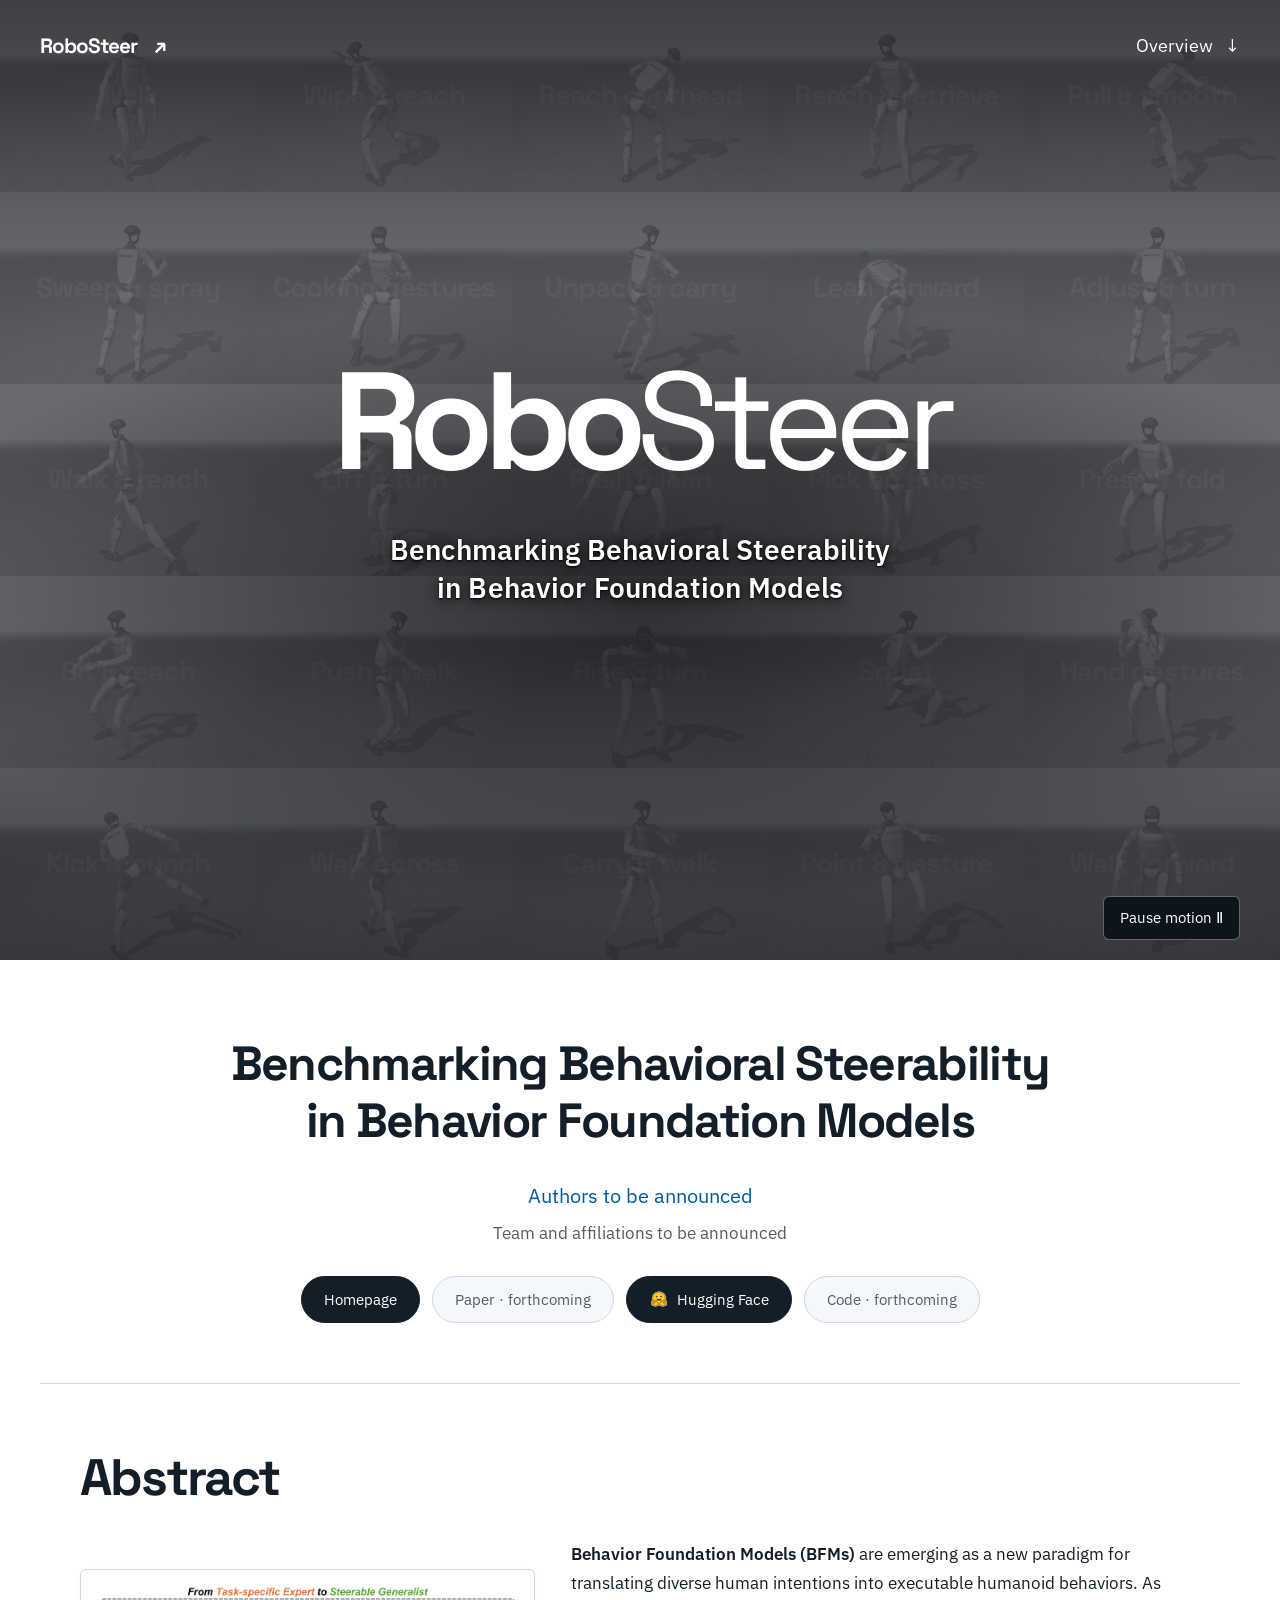
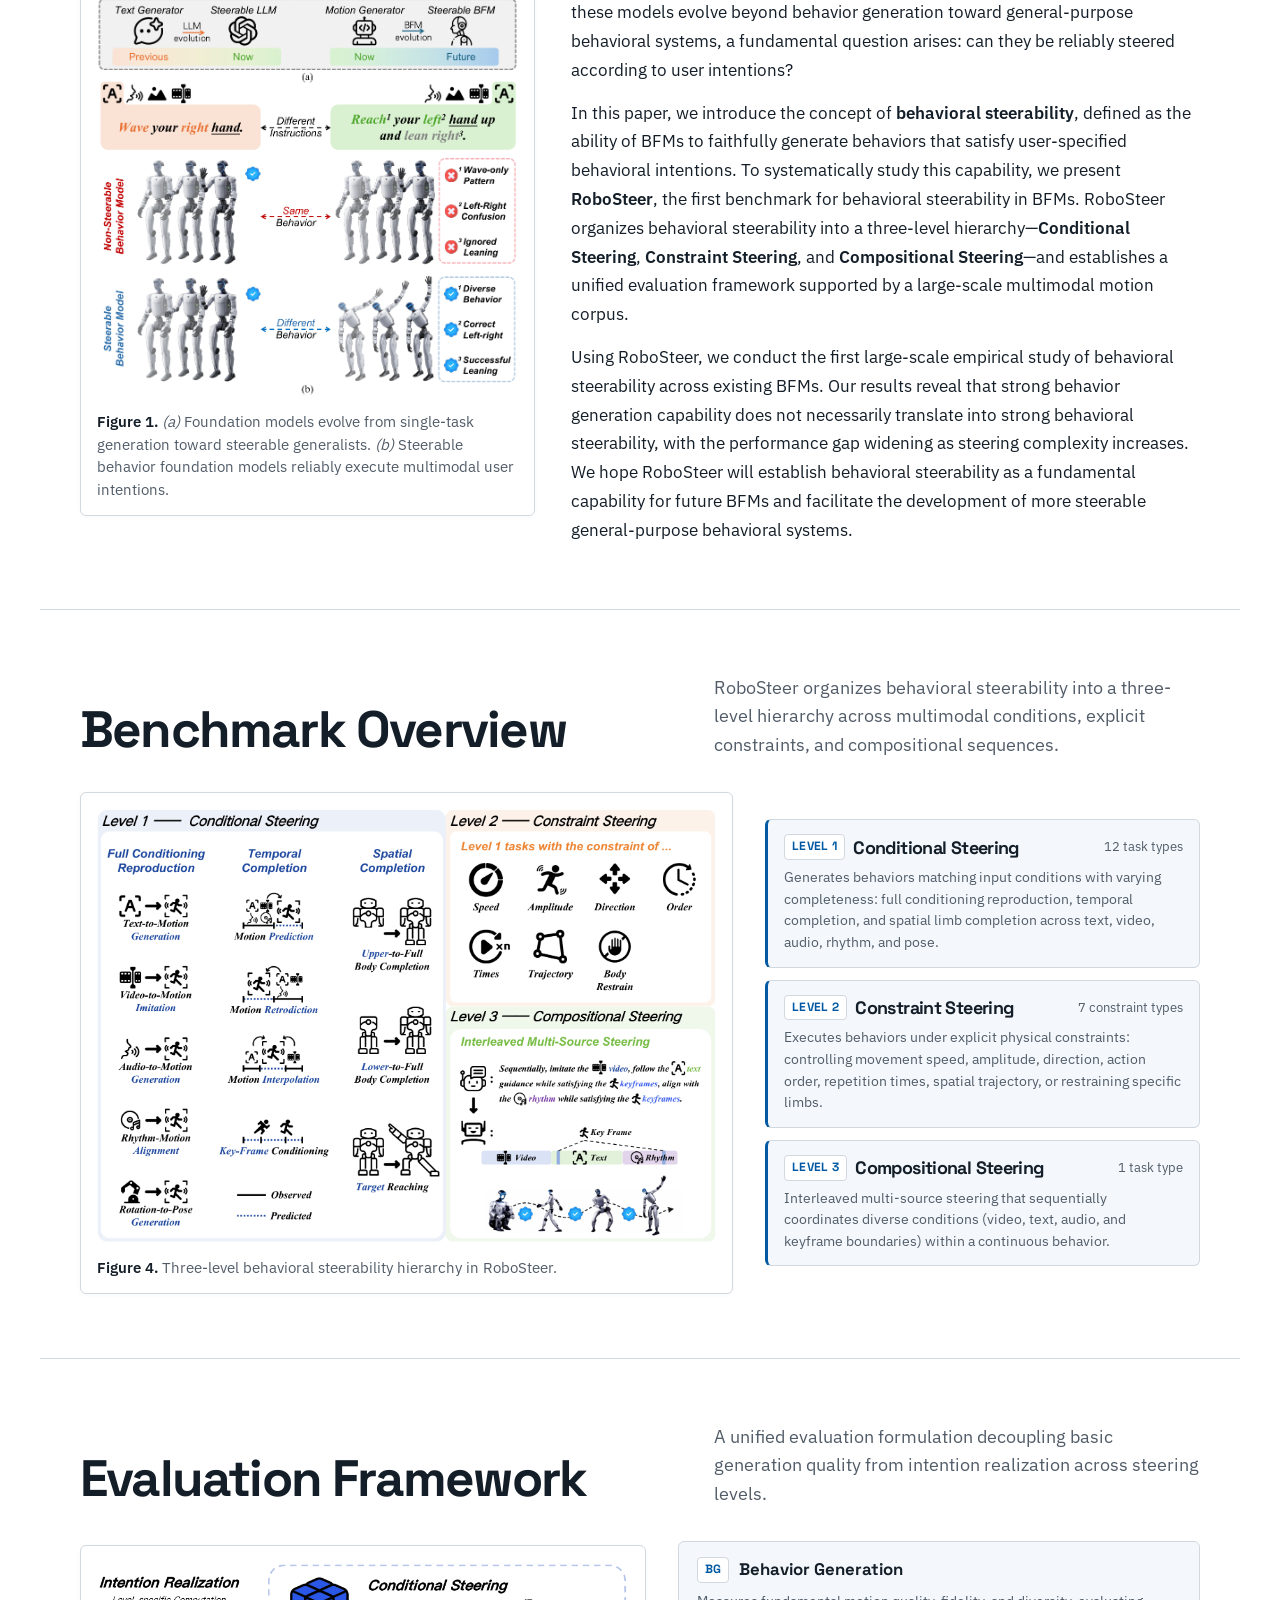
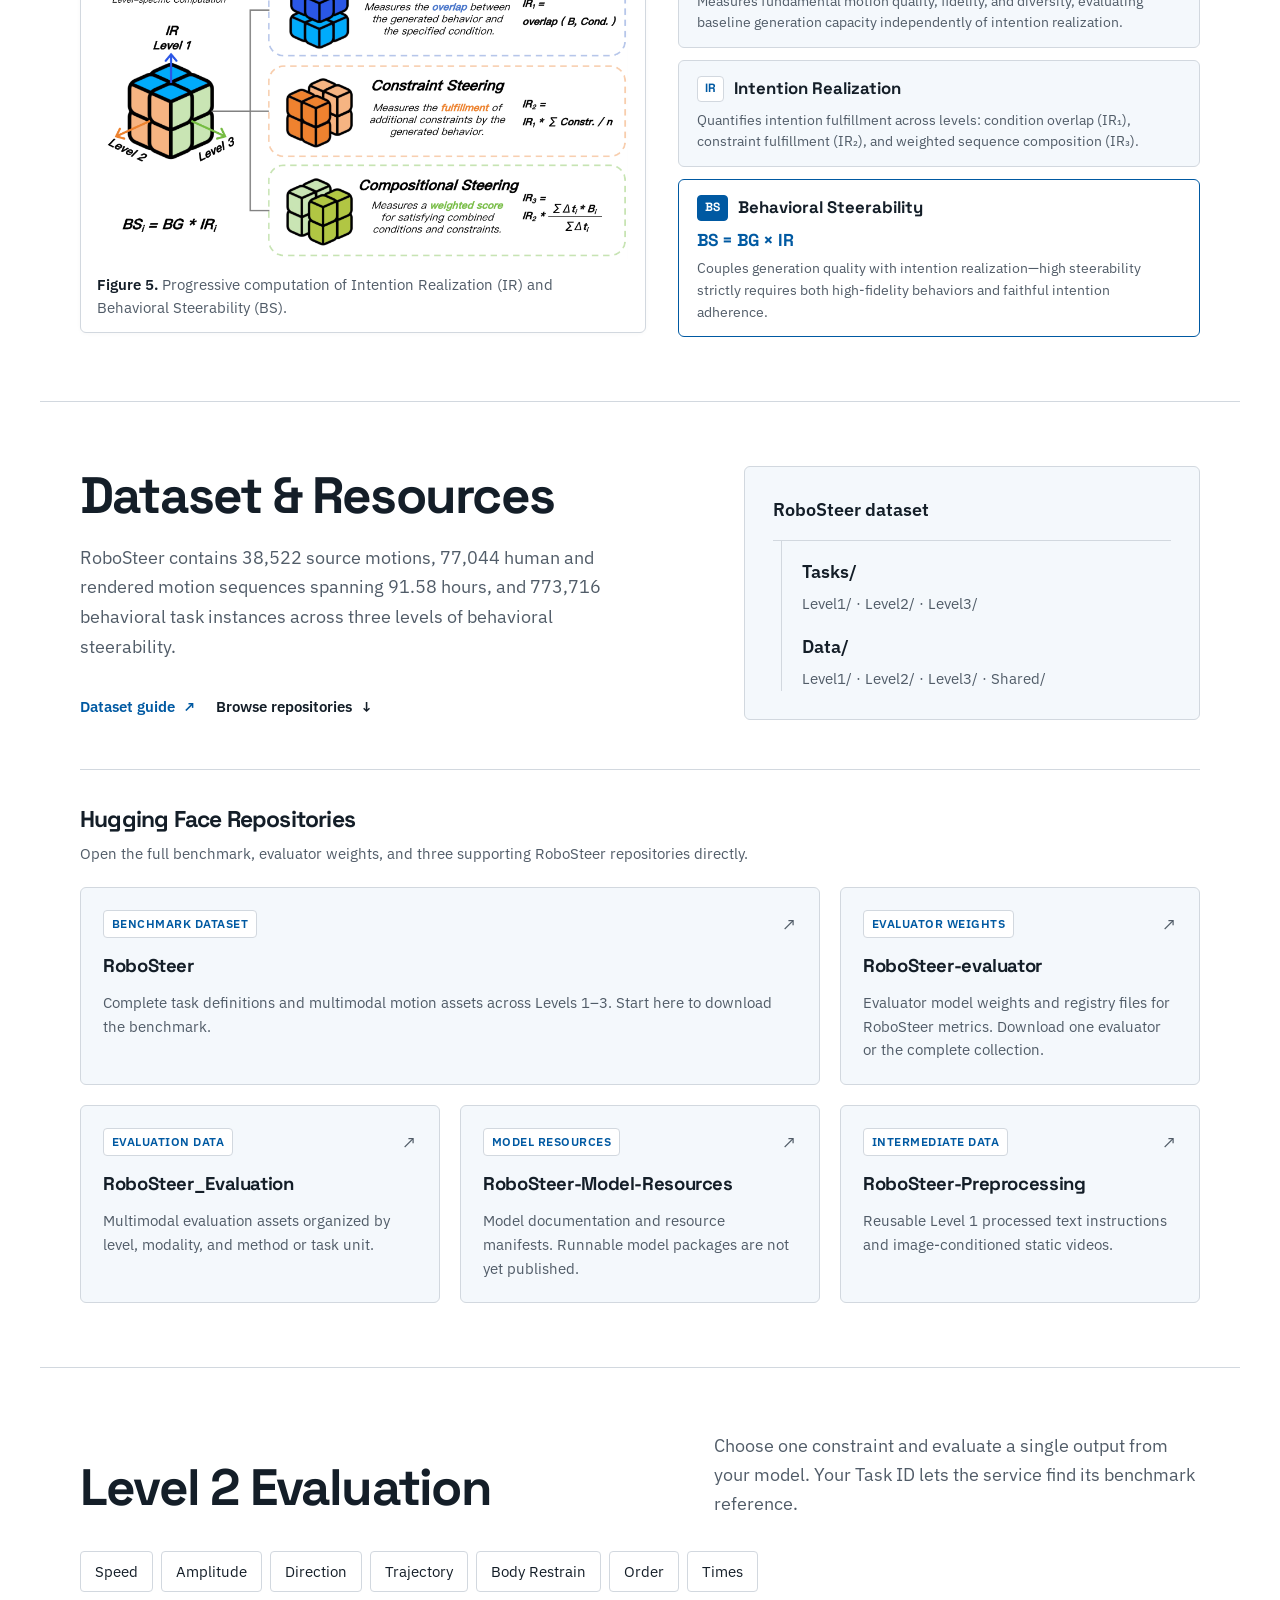
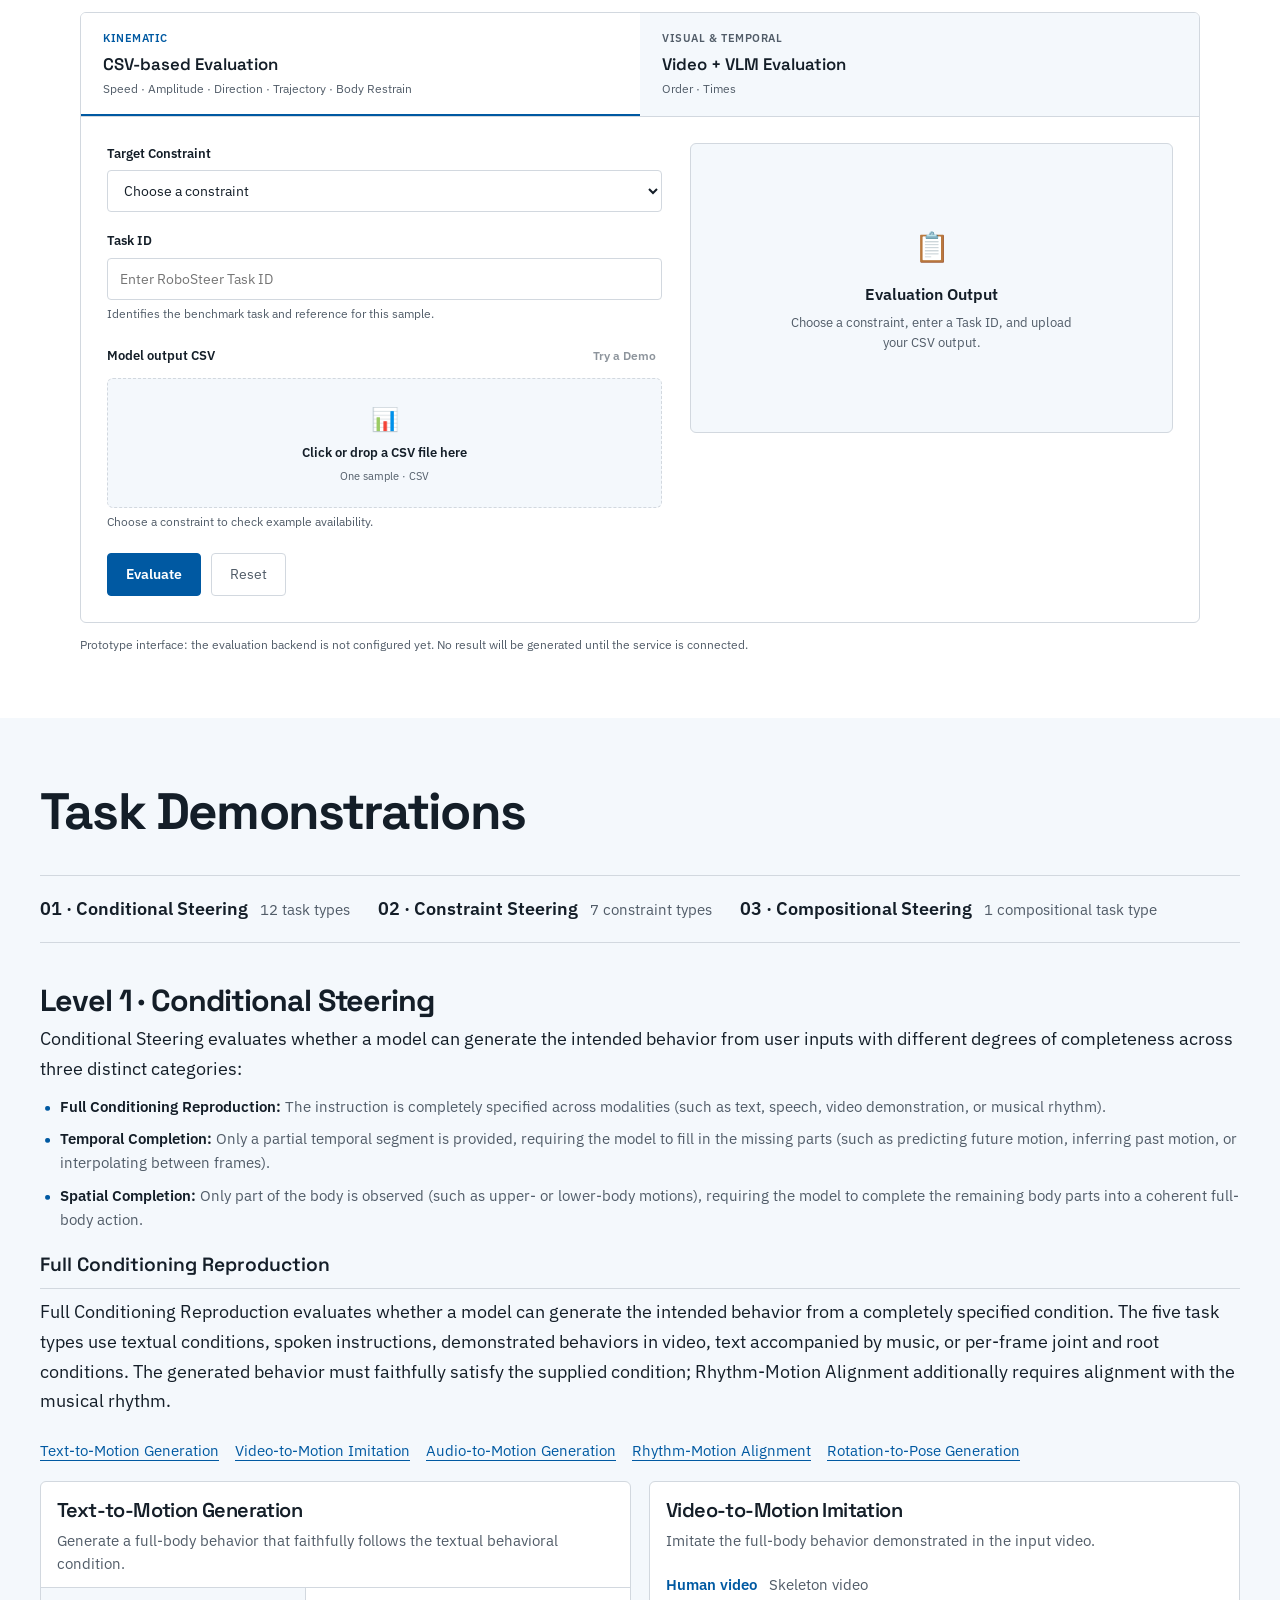
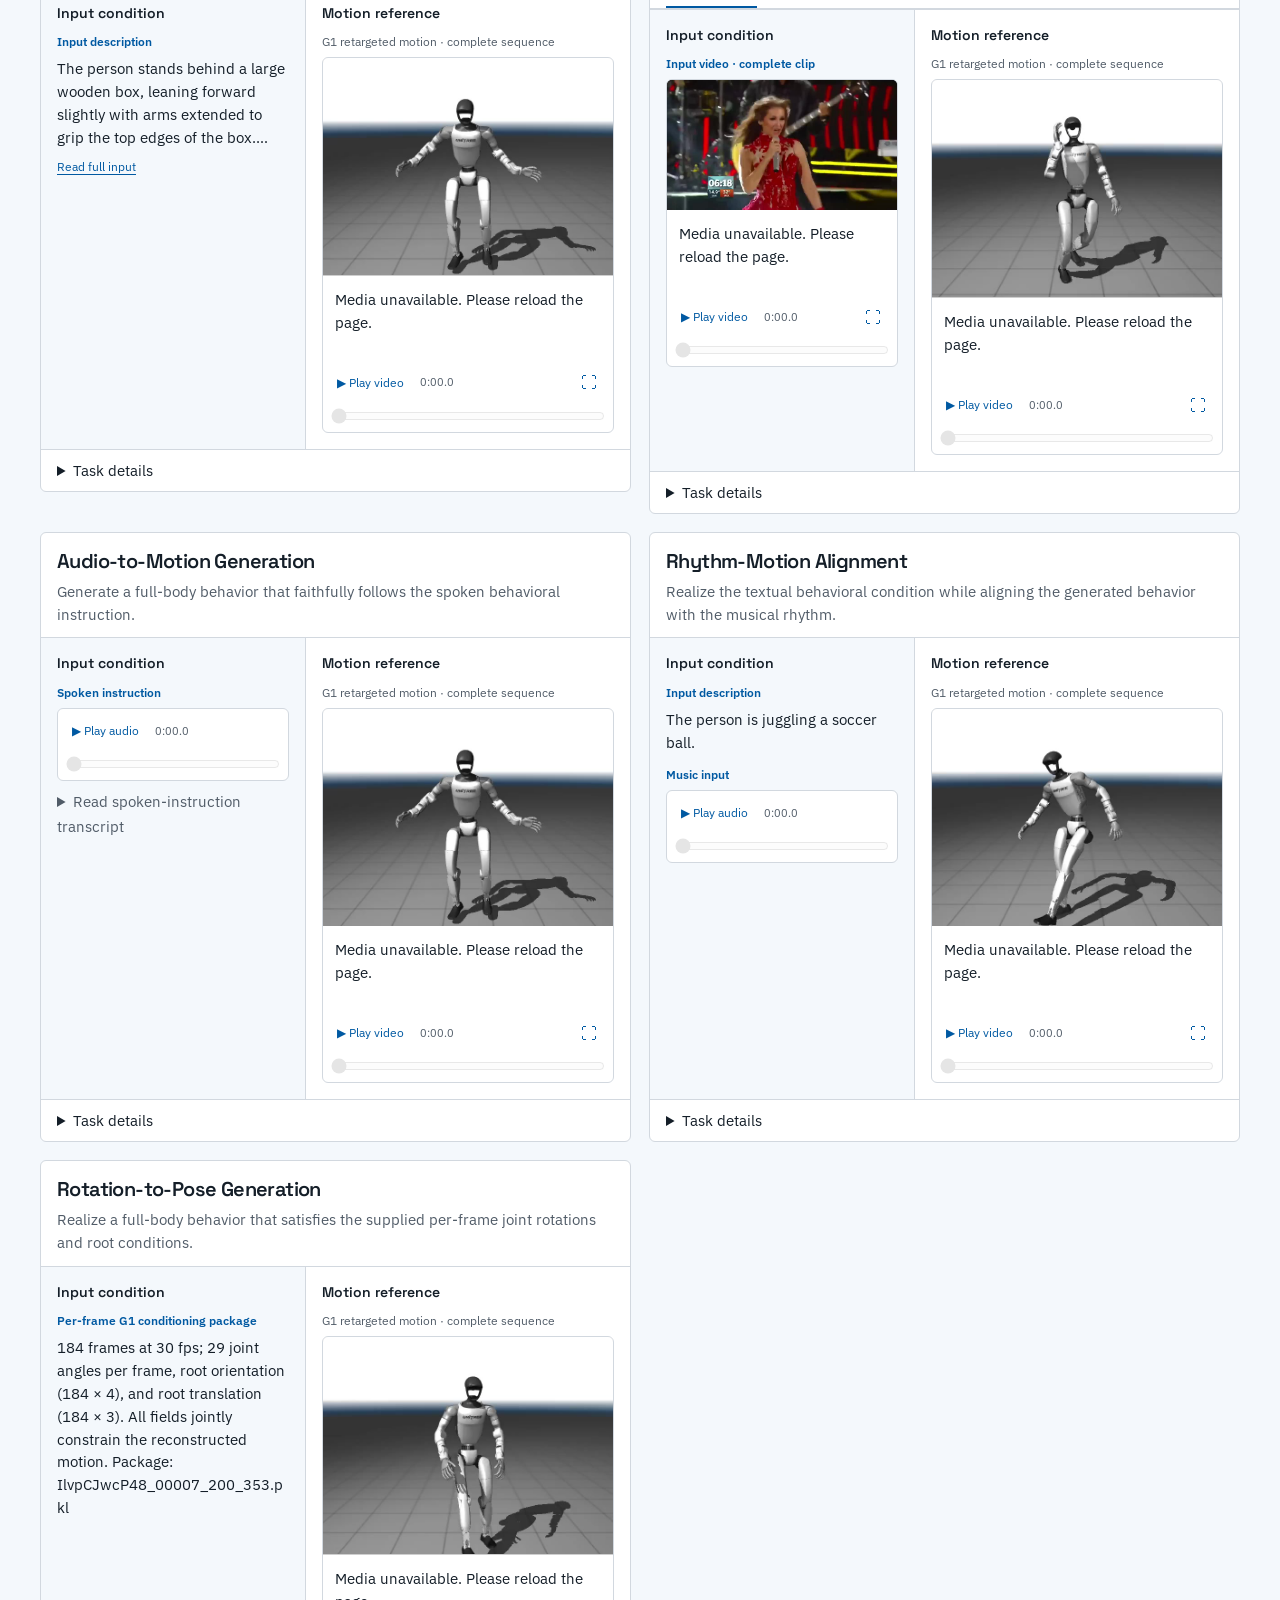
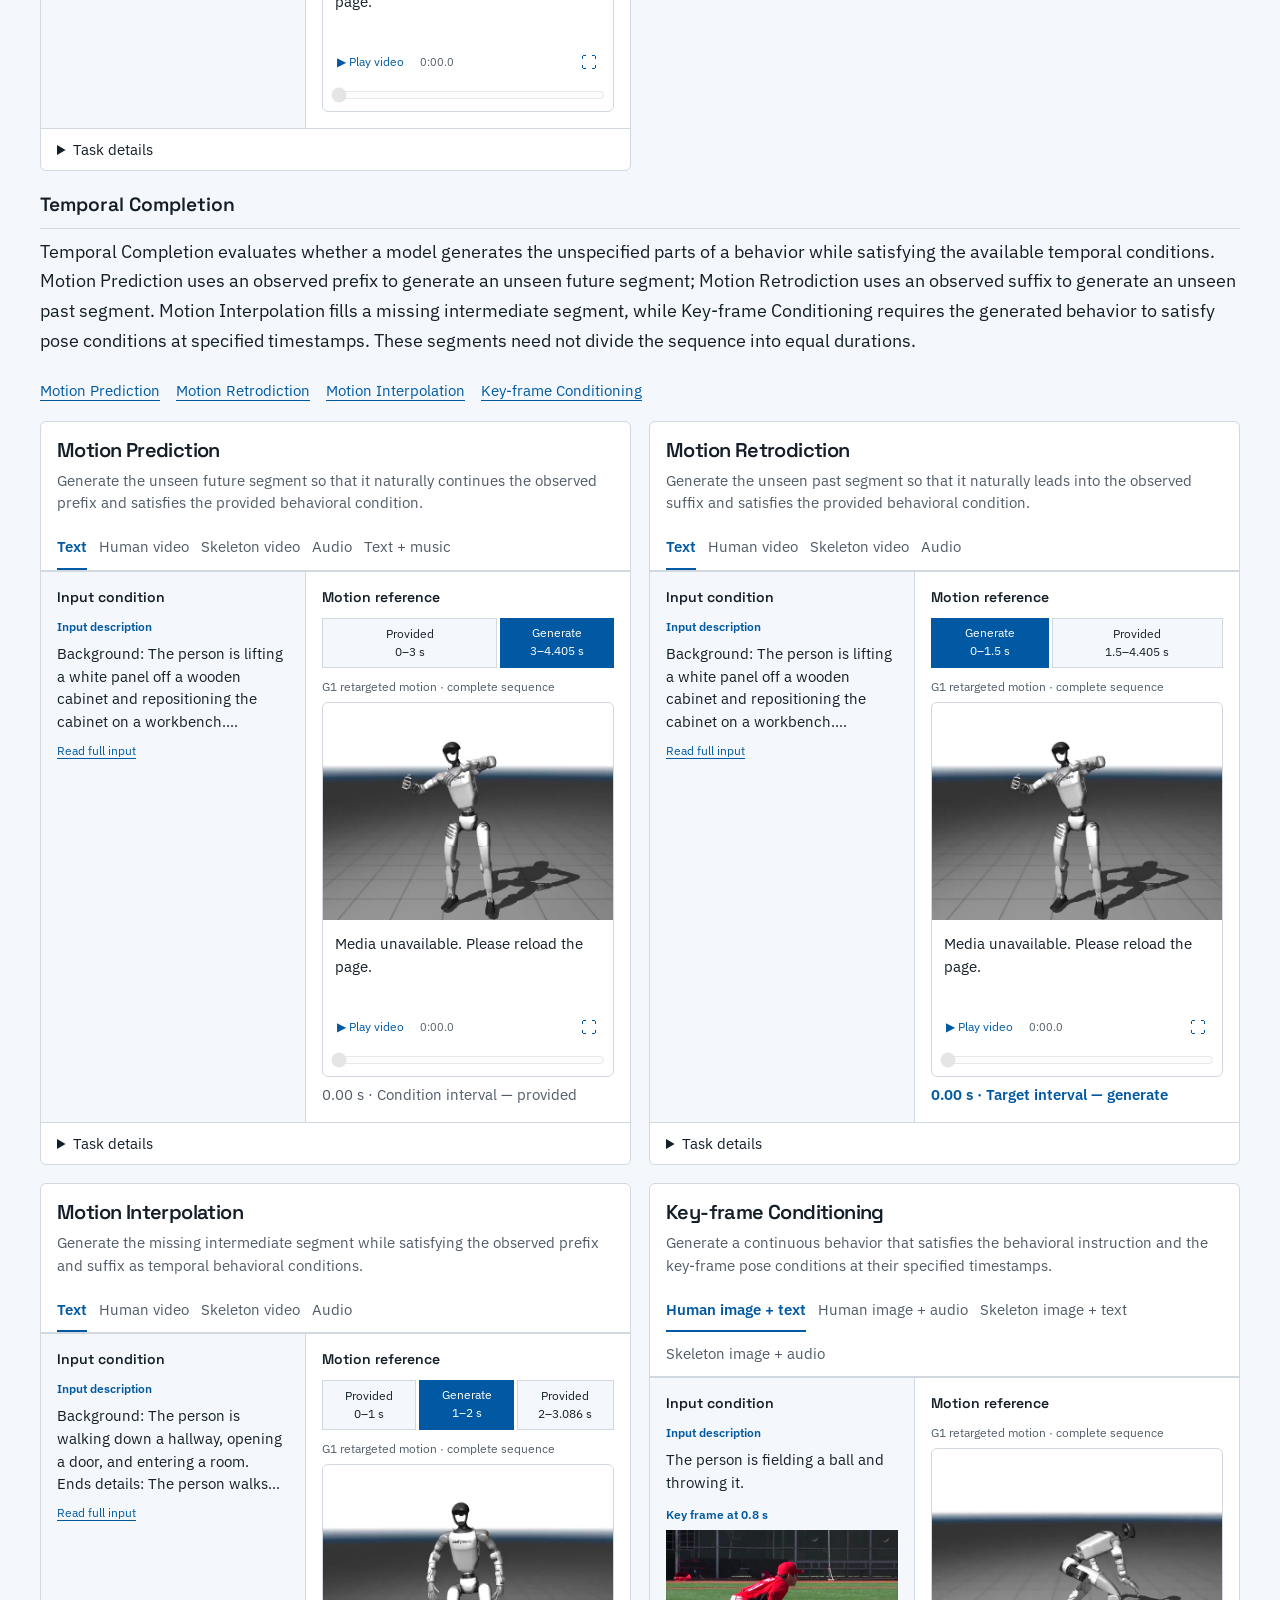
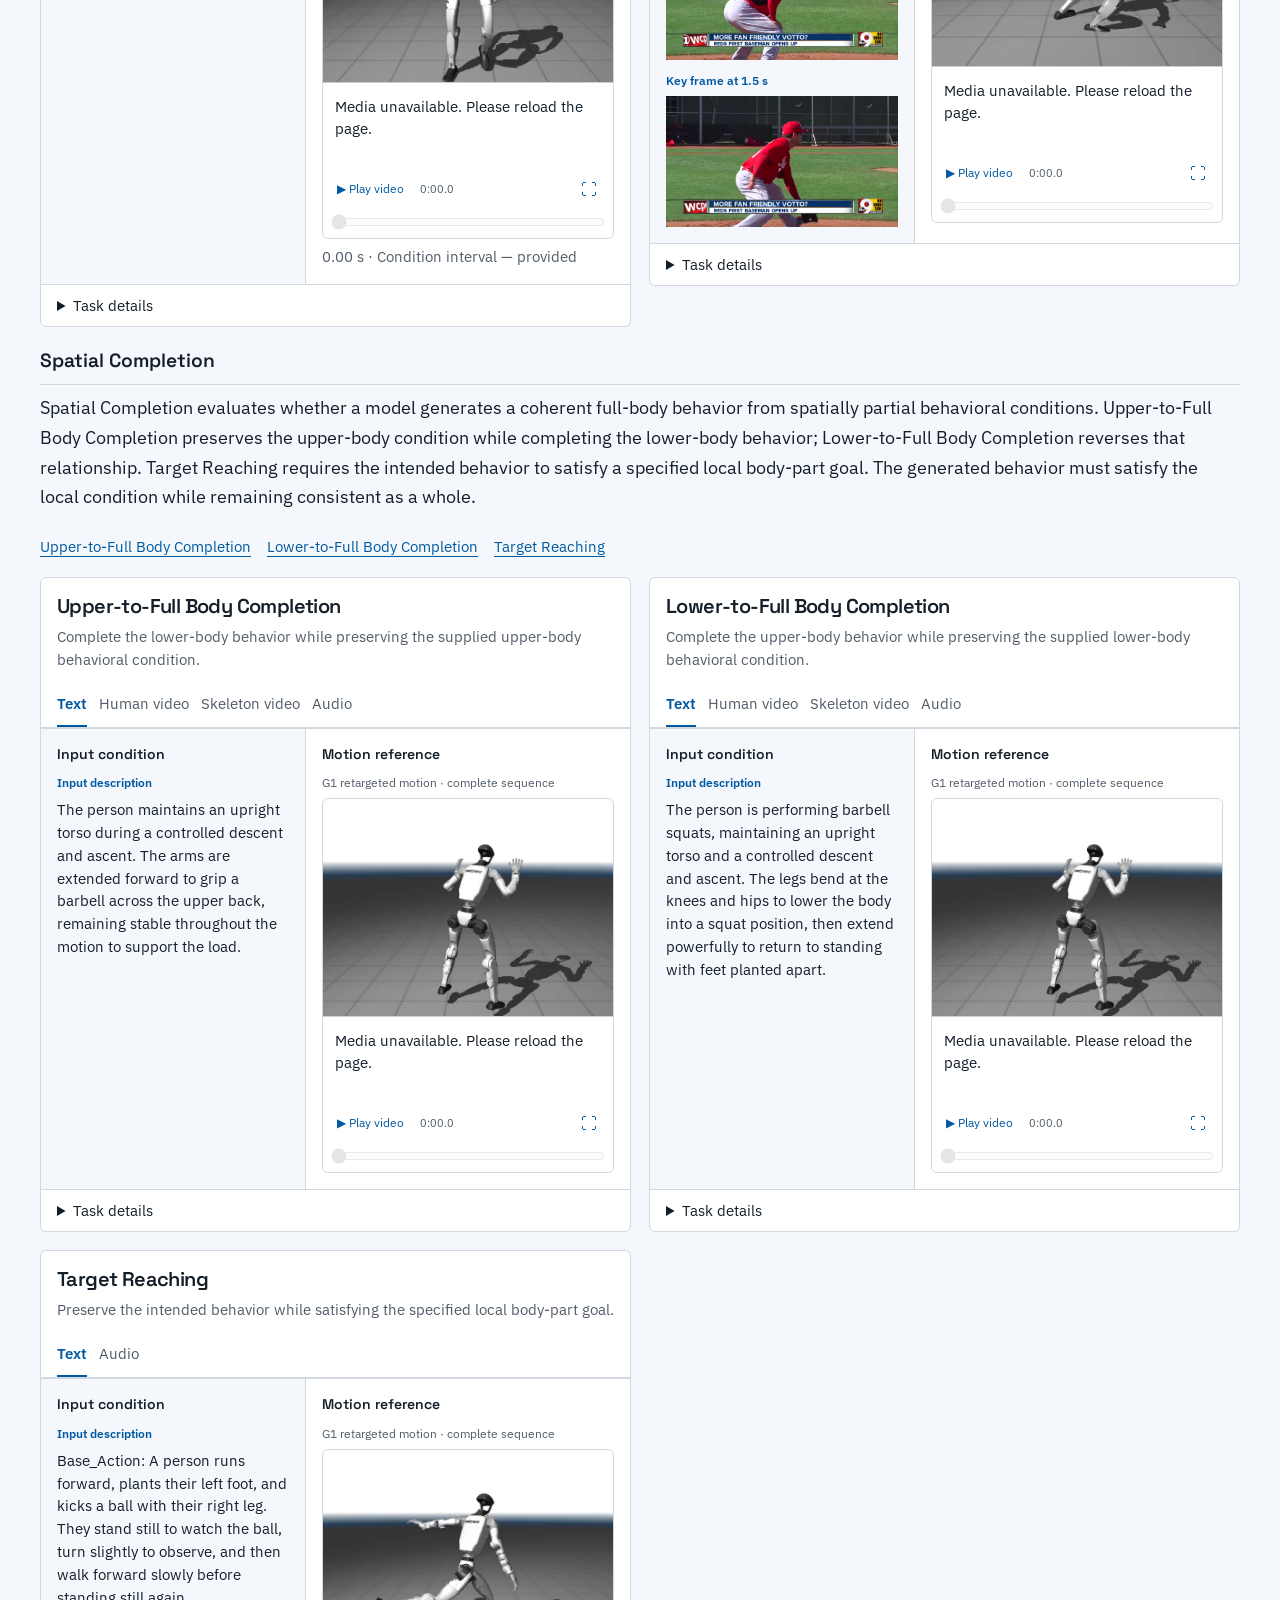
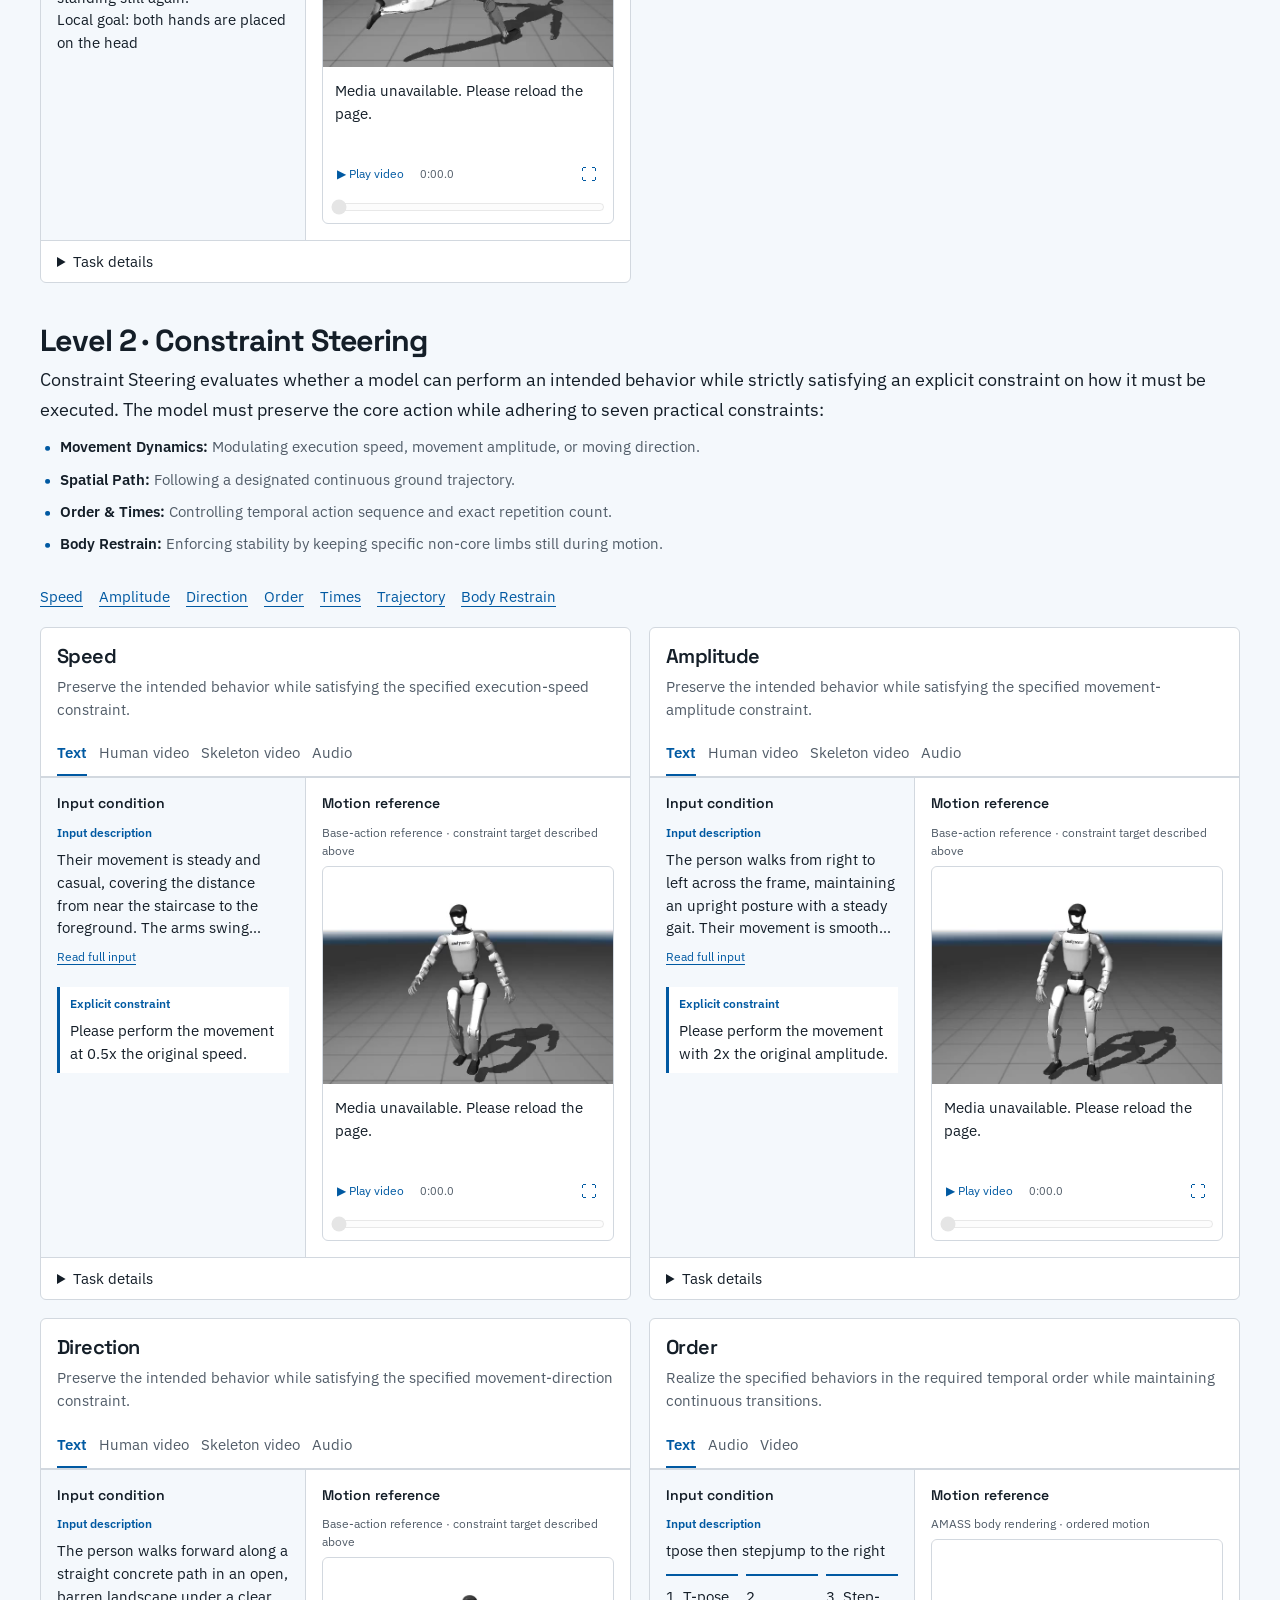
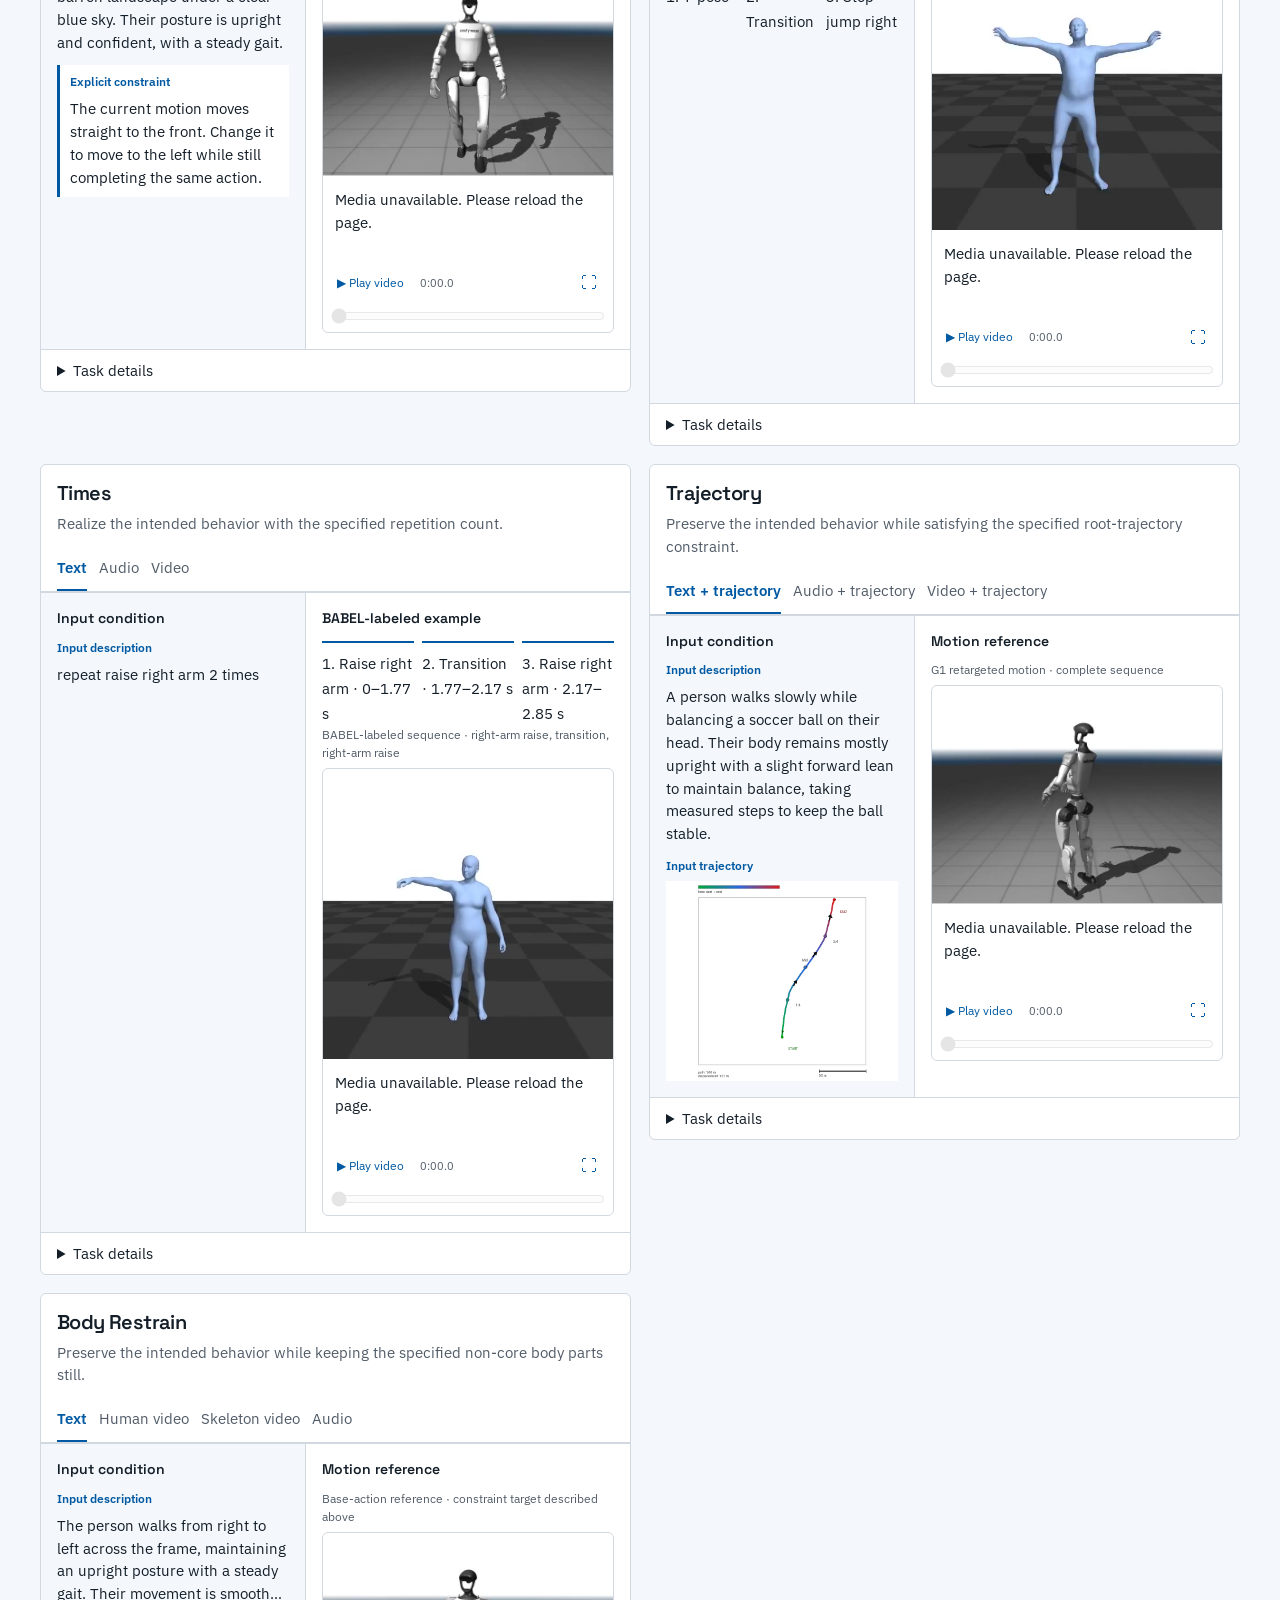
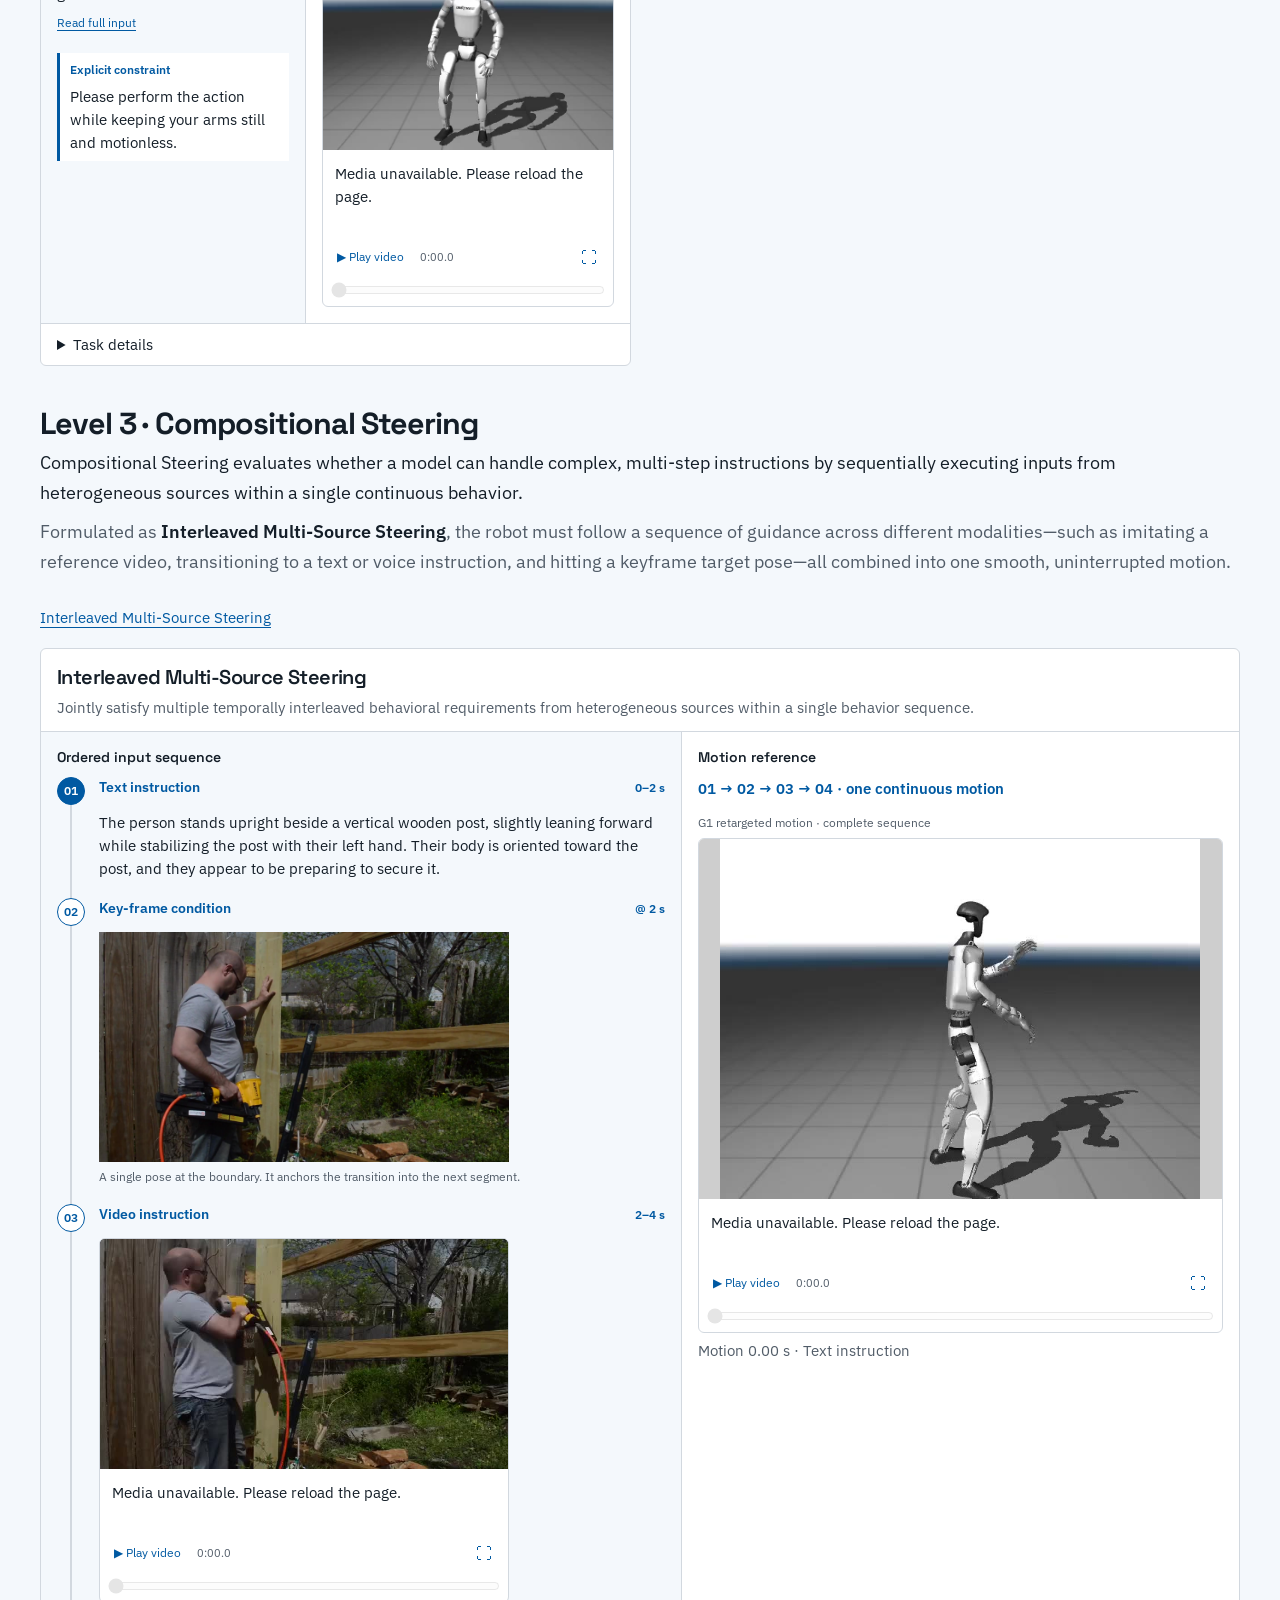
<file: index.html>
<!doctype html>
<html lang="en">
<head>
  <meta charset="utf-8">
  <meta name="viewport" content="width=device-width, initial-scale=1">
  <meta name="description" content="RoboSteer — Benchmarking Behavioral Steerability in Behavior Foundation Models. Explore the benchmark, motion examples, and project resources.">
  <meta name="theme-color" content="#10151b">
  <meta property="og:title" content="RoboSteer — Benchmarking Behavioral Steerability in Behavior Foundation Models">
  <meta property="og:description" content="Benchmarking Behavioral Steerability in Behavior Foundation Models.">
  <meta property="og:type" content="website">
  <title>RoboSteer — Benchmarking Behavioral Steerability in Behavior Foundation Models</title>
  <link rel="icon" href="assets/favicon.svg" type="image/svg+xml">
  <link rel="stylesheet" href="assets/fonts/fonts.css">
  <link rel="stylesheet" href="tokens.css">
  <link rel="stylesheet" href="styles.css?v=hf-navigation-20261003">
  <script src="site-content.js?v=hf-resources-20261003" defer></script>
  <script src="script.js?v=hf-buttons-20261003" defer></script>
  <script src="evaluation-config.js?v=level2-20261002" defer></script>
  <script src="evaluation-service.js?v=level2-20261002" defer></script>
  <script src="evaluation-ui.js?v=level2-20261002" defer></script>
</head>
<body>
  <a class="skip-link" href="#paper">Skip to project information</a>
  <main>
    <!-- 1. Title / Hero -->
    <section class="hero" id="home" aria-labelledby="hero-title">
      <div class="motion-wall" id="motion-wall" aria-hidden="true"><div class="hero-shade"></div></div>
      <header class="hero-nav"><a href="#home" class="wordmark" aria-label="RoboSteer home">RoboSteer<span class="brand-mark" aria-hidden="true">↗</span></a><a href="#paper">Overview <span aria-hidden="true">↓</span></a></header>
      <div class="hero-copy">
        <h1 id="hero-title">Robo<span>Steer</span></h1>
        <p>Benchmarking Behavioral Steerability<br class="desktop-break"> in Behavior Foundation Models</p>
      </div>
      <div class="hero-bottom"><button id="motion-toggle" type="button" aria-pressed="false">Pause motion <span aria-hidden="true">Ⅱ</span></button></div>
    </section>

    <section class="paper section" id="paper" aria-labelledby="paper-title">
      <div class="paper-inner">
        <h2 id="paper-title">Benchmarking Behavioral Steerability<br class="desktop-break"> in Behavior Foundation Models</h2>
        <p class="authors" id="authors">Authors to be announced</p>
        <p class="team" id="team">Team and affiliations to be announced</p>
        <nav class="resource-links" aria-label="Project resources" id="resource-links"></nav>
      </div>
    </section>

    <!-- 2. Abstract + Figure 1 -->
    <section class="section abstract-section" id="abstract-section" aria-labelledby="abstract-title">
      <div class="section-heading">
        <h2 id="abstract-title">Abstract</h2>
      </div>
      <div class="split-layout abstract-split">
        <figure class="paper-figure abstract-figure" id="fig-motivation">
          <img src="assets/figures/figure1-steerability-motivation.png" alt="Evolution towards steerable behavior foundation models and comparison between steerable and non-steerable behaviors." loading="lazy">
          <figcaption><strong>Figure 1.</strong> <em>(a)</em> Foundation models evolve from single-task generation toward steerable generalists. <em>(b)</em> Steerable behavior foundation models reliably execute multimodal user intentions.</figcaption>
        </figure>
        <div class="abstract-body" id="abstract">
          <p><strong>Behavior Foundation Models (BFMs)</strong> are emerging as a new paradigm for translating diverse human intentions into executable humanoid behaviors. As these models evolve beyond behavior generation toward general-purpose behavioral systems, a fundamental question arises: can they be reliably steered according to user intentions?</p>
          <p>In this paper, we introduce the concept of <strong>behavioral steerability</strong>, defined as the ability of BFMs to faithfully generate behaviors that satisfy user-specified behavioral intentions. To systematically study this capability, we present <strong>RoboSteer</strong>, the first benchmark for behavioral steerability in BFMs. RoboSteer organizes behavioral steerability into a three-level hierarchy—<strong>Conditional Steering</strong>, <strong>Constraint Steering</strong>, and <strong>Compositional Steering</strong>—and establishes a unified evaluation framework supported by a large-scale multimodal motion corpus.</p>
          <p>Using RoboSteer, we conduct the first large-scale empirical study of behavioral steerability across existing BFMs. Our results reveal that strong behavior generation capability does not necessarily translate into strong behavioral steerability, with the performance gap widening as steering complexity increases. We hope RoboSteer will establish behavioral steerability as a fundamental capability for future BFMs and facilitate the development of more steerable general-purpose behavioral systems.</p>
        </div>
      </div>
    </section>

    <!-- 3. Benchmark Overview + Figure 4 -->
    <section class="section overview-section" id="overview" aria-labelledby="overview-title">
      <div class="section-heading">
        <h2 id="overview-title">Benchmark Overview</h2>
        <p>RoboSteer organizes behavioral steerability into a three-level hierarchy across multimodal conditions, explicit constraints, and compositional sequences.</p>
      </div>

      <div class="split-layout overview-split">
        <figure class="paper-figure hierarchy-figure" id="fig-hierarchy">
          <img src="assets/figures/figure4-robosteer-hierarchy.png" alt="Overview of the three-level behavioral steerability hierarchy in RoboSteer." loading="lazy">
          <figcaption><strong>Figure 4.</strong> Three-level behavioral steerability hierarchy in RoboSteer.</figcaption>
        </figure>

        <div class="overview-levels">
          <article class="compact-level">
            <div class="compact-level-header">
              <span class="level-badge">Level 1</span>
              <h3>Conditional Steering</h3>
              <span class="task-count">12 task types</span>
            </div>
            <p>Generates behaviors matching input conditions with varying completeness: full conditioning reproduction, temporal completion, and spatial limb completion across text, video, audio, rhythm, and pose.</p>
          </article>

          <article class="compact-level">
            <div class="compact-level-header">
              <span class="level-badge">Level 2</span>
              <h3>Constraint Steering</h3>
              <span class="task-count">7 constraint types</span>
            </div>
            <p>Executes behaviors under explicit physical constraints: controlling movement speed, amplitude, direction, action order, repetition times, spatial trajectory, or restraining specific limbs.</p>
          </article>

          <article class="compact-level">
            <div class="compact-level-header">
              <span class="level-badge">Level 3</span>
              <h3>Compositional Steering</h3>
              <span class="task-count">1 task type</span>
            </div>
            <p>Interleaved multi-source steering that sequentially coordinates diverse conditions (video, text, audio, and keyframe boundaries) within a continuous behavior.</p>
          </article>
        </div>
      </div>
    </section>

    <!-- 4. Evaluation Framework + Figure 5 -->
    <section class="section framework-section" id="evaluation-framework" aria-labelledby="framework-title">
      <div class="section-heading">
        <h2 id="framework-title">Evaluation Framework</h2>
        <p>A unified evaluation formulation decoupling basic generation quality from intention realization across steering levels.</p>
      </div>
      <div class="split-layout framework-split">
        <figure class="paper-figure framework-figure" id="fig-framework">
          <img src="assets/figures/figure5-evaluation-framework.png" alt="Progressive computation of Intention Realization across three steering levels." loading="lazy">
          <figcaption><strong>Figure 5.</strong> Progressive computation of Intention Realization (IR) and Behavioral Steerability (BS).</figcaption>
        </figure>
        <div class="framework-summary">
          <div class="metric-card">
            <div class="metric-header">
              <span class="metric-badge">BG</span>
              <h4>Behavior Generation</h4>
            </div>
            <p>Measures fundamental motion quality, fidelity, and diversity, evaluating baseline generation capacity independently of intention realization.</p>
          </div>
          <div class="metric-card">
            <div class="metric-header">
              <span class="metric-badge">IR</span>
              <h4>Intention Realization</h4>
            </div>
            <p>Quantifies intention fulfillment across levels: condition overlap (IR₁), constraint fulfillment (IR₂), and weighted sequence composition (IR₃).</p>
          </div>
          <div class="metric-card metric-primary">
            <div class="metric-header">
              <span class="metric-badge">BS</span>
              <h4>Behavioral Steerability</h4>
            </div>
            <p class="formula-line"><strong>BS = BG × IR</strong></p>
            <p>Couples generation quality with intention realization—high steerability strictly requires both high-fidelity behaviors and faithful intention adherence.</p>
          </div>
        </div>
      </div>
    </section>

    <!-- 5. Dataset / Resources -->
    <section class="section dataset-section" id="dataset" aria-labelledby="dataset-title">
      <div class="dataset-header-grid">
        <div>
          <h2 id="dataset-title">Dataset &amp; Resources</h2>
          <p>RoboSteer contains 38,522 source motions, 77,044 human and rendered motion sequences spanning 91.58 hours, and 773,716 behavioral task instances across three levels of behavioral steerability.</p>
          <div class="dataset-actions">
            <a class="text-link" href="docs/dataset-guide.html">Dataset guide <span aria-hidden="true">↗</span></a>
            <a class="text-link hf-section-link" href="#hf-repositories">Browse repositories <span aria-hidden="true">↓</span></a>
          </div>
        </div>
        <div class="dataset-tree" role="img" aria-label="The dataset root contains Tasks with Levels 1, 2 and 3, and Data with Levels 1, 2, 3 and Shared.">
          <div class="tree-root">RoboSteer dataset</div>
          <div class="tree-branch"><strong>Tasks/</strong><span>Level1/ · Level2/ · Level3/</span></div>
          <div class="tree-branch"><strong>Data/</strong><span>Level1/ · Level2/ · Level3/ · Shared/</span></div>
        </div>
      </div>

      <div class="hf-resources" id="hf-repositories" aria-labelledby="hf-resources-title">
        <h3 class="hf-resources-title" id="hf-resources-title">Hugging Face Repositories</h3>
        <p class="hf-resources-intro">Open the full benchmark, evaluator weights, and three supporting RoboSteer repositories directly.</p>
        <div class="hf-cards-grid">
          <a class="hf-card hf-card-primary" href="https://huggingface.co/datasets/YanCORANV/RoboSteer" target="_blank" rel="noopener noreferrer">
            <div class="hf-card-top">
              <span class="hf-badge">Benchmark dataset</span>
              <span class="hf-arrow" aria-hidden="true">↗</span>
            </div>
            <h4>RoboSteer</h4>
            <p>Complete task definitions and multimodal motion assets across Levels 1–3. Start here to download the benchmark.</p>
          </a>
          <a class="hf-card" href="https://huggingface.co/Leontc/RoboSteer-evaluator" target="_blank" rel="noopener noreferrer">
            <div class="hf-card-top">
              <span class="hf-badge">Evaluator weights</span>
              <span class="hf-arrow" aria-hidden="true">↗</span>
            </div>
            <h4>RoboSteer-evaluator</h4>
            <p>Evaluator model weights and registry files for RoboSteer metrics. Download one evaluator or the complete collection.</p>
          </a>
          <a class="hf-card" href="https://huggingface.co/datasets/PhoebeCC/RoboSteer_Evaluation" target="_blank" rel="noopener noreferrer">
            <div class="hf-card-top">
              <span class="hf-badge">Evaluation data</span>
              <span class="hf-arrow" aria-hidden="true">↗</span>
            </div>
            <h4>RoboSteer_Evaluation</h4>
            <p>Multimodal evaluation assets organized by level, modality, and method or task unit.</p>
          </a>
          <a class="hf-card" href="https://huggingface.co/datasets/PhoebeCC/RoboSteer-Model-Resources" target="_blank" rel="noopener noreferrer">
            <div class="hf-card-top">
              <span class="hf-badge">Model resources</span>
              <span class="hf-arrow" aria-hidden="true">↗</span>
            </div>
            <h4>RoboSteer-Model-Resources</h4>
            <p>Model documentation and resource manifests. Runnable model packages are not yet published.</p>
          </a>
          <a class="hf-card" href="https://huggingface.co/datasets/PhoebeCC/RoboSteer-Preprocessing" target="_blank" rel="noopener noreferrer">
            <div class="hf-card-top">
              <span class="hf-badge">Intermediate Data</span>
              <span class="hf-arrow" aria-hidden="true">↗</span>
            </div>
            <h4>RoboSteer-Preprocessing</h4>
            <p>Reusable Level 1 processed text instructions and image-conditioned static videos.</p>
          </a>
        </div>
      </div>
    </section>

    <!-- 6. Level 2 Evaluation -->
    <section class="section evaluation-section" id="evaluation" aria-labelledby="evaluation-title">
      <div class="section-heading">
        <h2 id="evaluation-title">Level 2 Evaluation</h2>
        <p>Choose one constraint and evaluate a single output from your model. Your Task ID lets the service find its benchmark reference.</p>
      </div>
      <div class="eval-constraint-picker" id="eval-constraint-picker" role="group" aria-label="Choose one of seven Level 2 constraints">
        <button type="button" data-constraint="speed" aria-pressed="false">Speed</button>
        <button type="button" data-constraint="amplitude" aria-pressed="false">Amplitude</button>
        <button type="button" data-constraint="direction" aria-pressed="false">Direction</button>
        <button type="button" data-constraint="trajectory" aria-pressed="false">Trajectory</button>
        <button type="button" data-constraint="body_restrain" aria-pressed="false">Body Restrain</button>
        <button type="button" data-constraint="order" aria-pressed="false">Order</button>
        <button type="button" data-constraint="times" aria-pressed="false">Times</button>
      </div>

      <div class="eval-card">
        <div class="eval-tabs" role="tablist" aria-label="Evaluation asset type">
          <button class="eval-tab active" id="tab-csv" role="tab" aria-selected="true" aria-controls="panel-csv" type="button"><span class="tab-badge">Kinematic</span><span class="tab-title">CSV-based Evaluation</span><span class="tab-subtitle">Speed · Amplitude · Direction · Trajectory · Body Restrain</span></button>
          <button class="eval-tab" id="tab-vlm" role="tab" aria-selected="false" aria-controls="panel-vlm" type="button"><span class="tab-badge">Visual &amp; Temporal</span><span class="tab-title">Video + VLM Evaluation</span><span class="tab-subtitle">Order · Times</span></button>
        </div>

        <div class="eval-panel active" id="panel-csv" role="tabpanel" aria-labelledby="tab-csv">
          <div class="eval-grid">
            <form class="eval-form" id="csv-evaluation-form" novalidate>
              <div class="eval-field"><label class="eval-label" for="csv-constraint-select">Target Constraint</label><select id="csv-constraint-select" class="eval-select" name="constraint"><option value="">Choose a constraint</option><option value="speed">Speed</option><option value="amplitude">Amplitude</option><option value="direction">Direction</option><option value="trajectory">Trajectory</option><option value="body_restrain">Body Restrain</option></select></div>
              <div class="eval-field"><label class="eval-label" for="csv-task-id">Task ID</label><input id="csv-task-id" name="task_id" class="eval-input" type="text" autocomplete="off" spellcheck="false" placeholder="Enter RoboSteer Task ID"><span class="field-hint">Identifies the benchmark task and reference for this sample.</span></div>
              <div class="eval-field">
                <div class="eval-file-heading"><label class="eval-label" for="csv-file-input">Model output CSV</label><button type="button" class="btn-demo-link" id="csv-demo-btn" disabled>Try a Demo</button></div>
                <div class="eval-dropzone" id="csv-dropzone" tabindex="0" role="button" aria-label="Upload CSV file"><input type="file" id="csv-file-input" class="dropzone-input" tabindex="-1" aria-hidden="true"><div class="dropzone-content"><span class="dropzone-icon" aria-hidden="true">📊</span><span class="dropzone-text" id="csv-file-name">Click or drop a CSV file here</span><span class="dropzone-sub">One sample · CSV</span></div></div>
                <div class="eval-file-actions" id="csv-file-actions" hidden><button type="button" id="csv-replace">Replace</button><button type="button" id="csv-remove">Remove</button></div>
                <span class="field-hint" id="csv-demo-note">Choose a constraint to check example availability.</span>
              </div>
              <div class="eval-actions"><button type="submit" class="btn-eval" id="btn-eval-csv">Evaluate</button><button type="button" class="btn-reset" id="btn-reset-csv">Reset</button></div>
            </form>
            <div class="eval-result-card" id="csv-result-box" role="status" aria-live="polite"><div class="result-placeholder"><span class="placeholder-icon">📋</span><h4>Evaluation Output</h4><p>Choose a constraint, enter a Task ID, and upload your CSV output.</p></div></div>
          </div>
        </div>

        <div class="eval-panel" id="panel-vlm" role="tabpanel" aria-labelledby="tab-vlm" hidden>
          <div class="eval-grid">
            <form class="eval-form" id="vlm-evaluation-form" novalidate>
              <div class="eval-field"><label class="eval-label" for="vlm-constraint-select">Target Constraint</label><select id="vlm-constraint-select" class="eval-select" name="constraint"><option value="">Choose a constraint</option><option value="order">Order</option><option value="times">Times</option></select></div>
              <div class="eval-field"><label class="eval-label" for="vlm-task-id">Task ID</label><input id="vlm-task-id" name="task_id" class="eval-input" type="text" autocomplete="off" spellcheck="false" placeholder="Enter RoboSteer Task ID"><span class="field-hint">Identifies the benchmark task and reference for this sample.</span></div>
              <div class="eval-field"><label class="eval-label" for="vlm-provider-select">VLM Provider</label><select id="vlm-provider-select" class="eval-select" name="provider"><option value="">Choose a provider</option></select></div>
              <div class="eval-field"><label class="eval-label" for="vlm-api-key">API Key</label><input type="password" id="vlm-api-key" class="eval-input" name="api_key" autocomplete="off" autocapitalize="off" spellcheck="false"><span class="field-hint">Used only for this request. The backend makes the VLM call.</span></div>
              <div class="eval-field">
                <div class="eval-file-heading"><label class="eval-label" for="vlm-file-input">Model output video</label><button type="button" class="btn-demo-link" id="vlm-demo-btn" disabled>Try a Demo</button></div>
                <div class="eval-dropzone" id="vlm-dropzone" tabindex="0" role="button" aria-label="Upload video file"><input type="file" id="vlm-file-input" class="dropzone-input" tabindex="-1" aria-hidden="true"><div class="dropzone-content"><span class="dropzone-icon" aria-hidden="true">🎬</span><span class="dropzone-text" id="vlm-file-name">Click or drop a video file here</span><span class="dropzone-sub" id="vlm-file-types">One sample · Video</span></div></div>
                <div class="eval-file-actions" id="vlm-file-actions" hidden><button type="button" id="vlm-replace">Replace</button><button type="button" id="vlm-remove">Remove</button></div>
                <span class="field-hint" id="vlm-demo-note">Choose a constraint to check example availability.</span>
              </div>
              <div class="eval-actions"><button type="submit" class="btn-eval" id="btn-eval-vlm">Evaluate</button><button type="button" class="btn-reset" id="btn-reset-vlm">Reset</button></div>
            </form>
            <div class="eval-result-card" id="vlm-result-box" role="status" aria-live="polite"><div class="result-placeholder"><span class="placeholder-icon">👁️</span><h4>VLM Evaluation Output</h4><p>Choose Order or Times, enter a Task ID, upload video, and provide your VLM credentials.</p></div></div>
          </div>
        </div>
      </div>
      <p class="eval-backend-note" id="eval-backend-note"></p>
    </section>

    <!-- 7. Task Demonstrations -->
    <section class="cases-section" id="cases" aria-labelledby="cases-title">
      <div class="section">
        <div class="section-heading"><h2 id="cases-title">Task Demonstrations</h2></div>
        <nav class="case-navigation" aria-label="Browse cases by benchmark level">
          <a href="#cases-level-1">01 · Conditional Steering <span>12 task types</span></a>
          <a href="#cases-level-2">02 · Constraint Steering <span>7 constraint types</span></a>
          <a href="#cases-level-3">03 · Compositional Steering <span>1 compositional task type</span></a>
        </nav>
        <div id="case-grid"></div>
      </div>
    </section>

    <!-- 8. Citation & 9. Contributors -->
    <section class="section closing" id="citation" aria-labelledby="citation-title">
      <div>
        <h2 id="citation-title">Citation</h2>
        <p id="citation-note">Coming soon.</p>
        <pre id="bibtex" hidden></pre>
        <button class="copy-button" id="copy-citation" type="button" hidden>Copy BibTeX</button>
        <p id="copy-status" role="status"></p>
      </div>
      <div>
        <h2 id="contributors-title">Contributors</h2>
        <p id="contributors">Coming soon.</p>
      </div>
    </section>
  </main>
  <footer>
    <a href="#home" class="wordmark">RoboSteer<span class="brand-mark" aria-hidden="true">↗</span></a>
    <span>Benchmarking Behavioral Steerability</span>
    <a href="#home">Back to top ↑</a>
  </footer>
  <noscript>
    <p class="noscript-note">Enable JavaScript to view the motion wall and dynamic examples. The benchmark overview and dataset guide are available above.</p>
  </noscript>
</body>
</html>
</file>
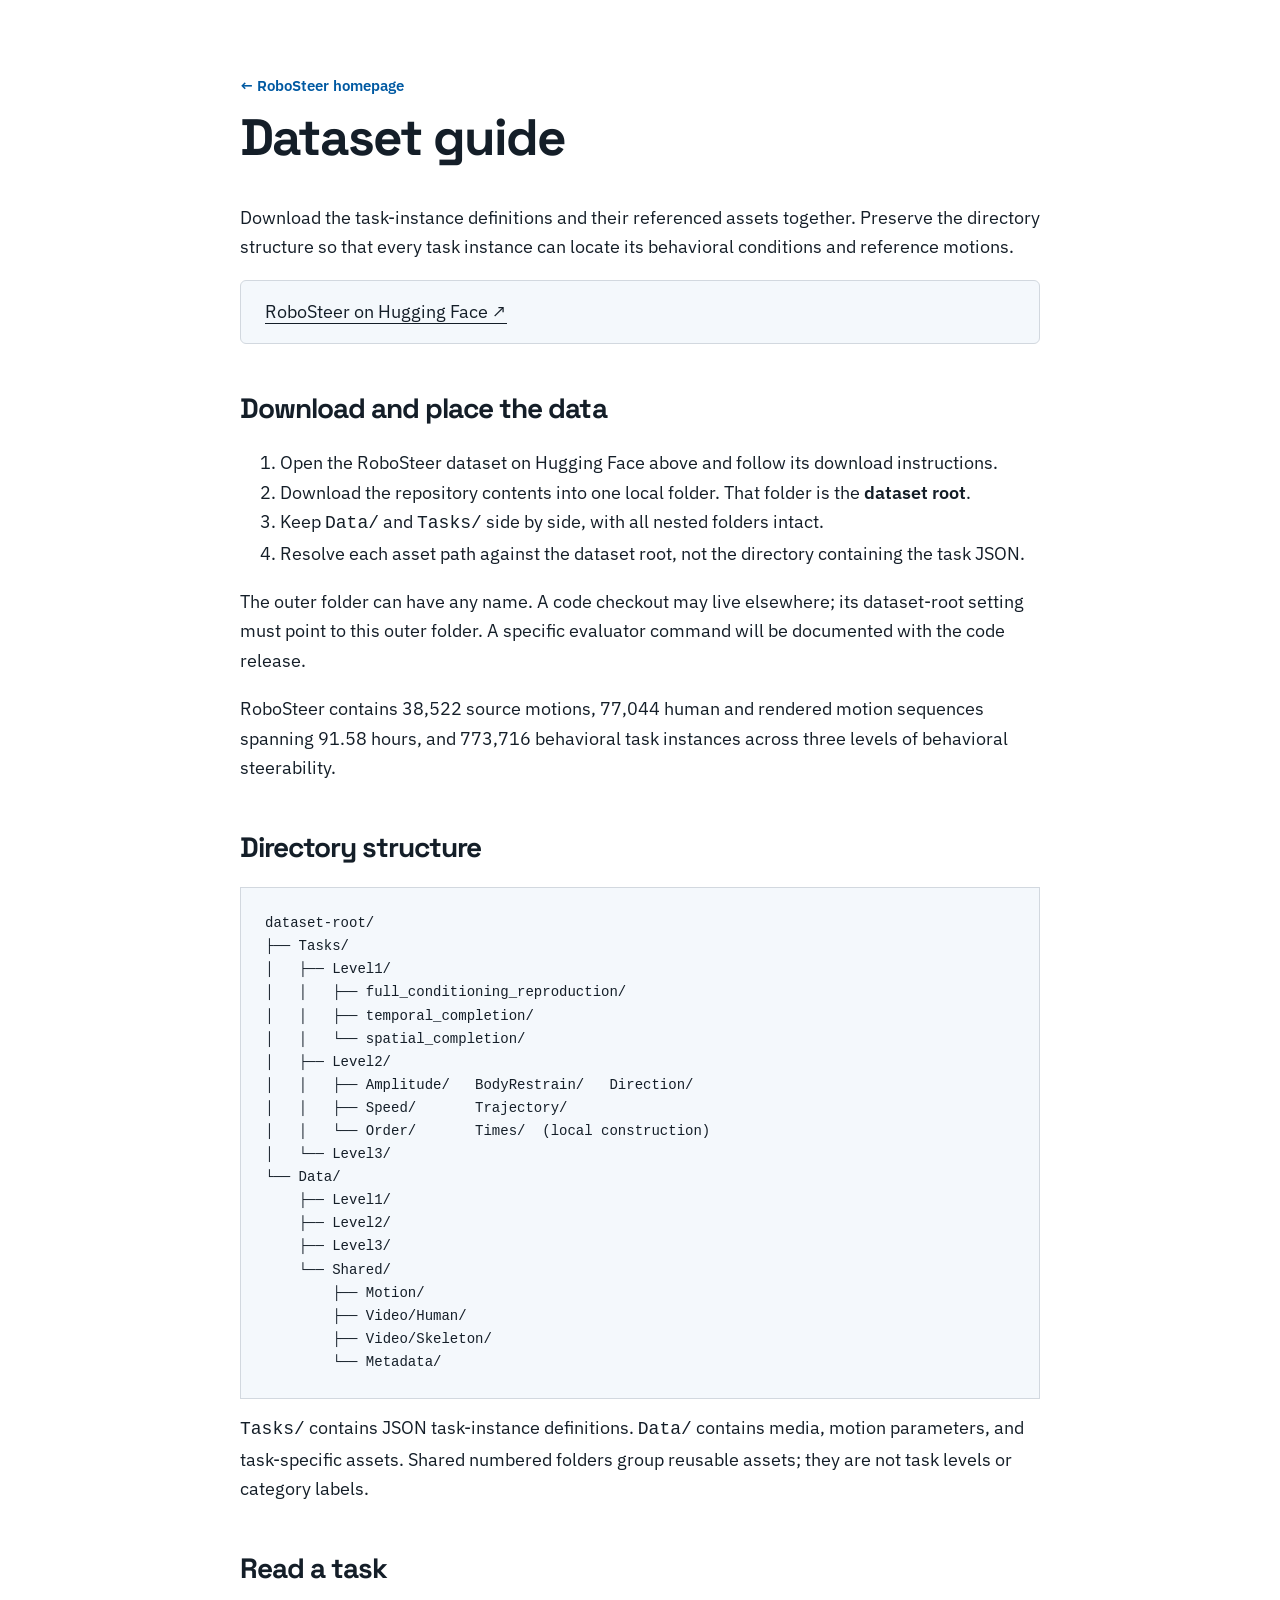
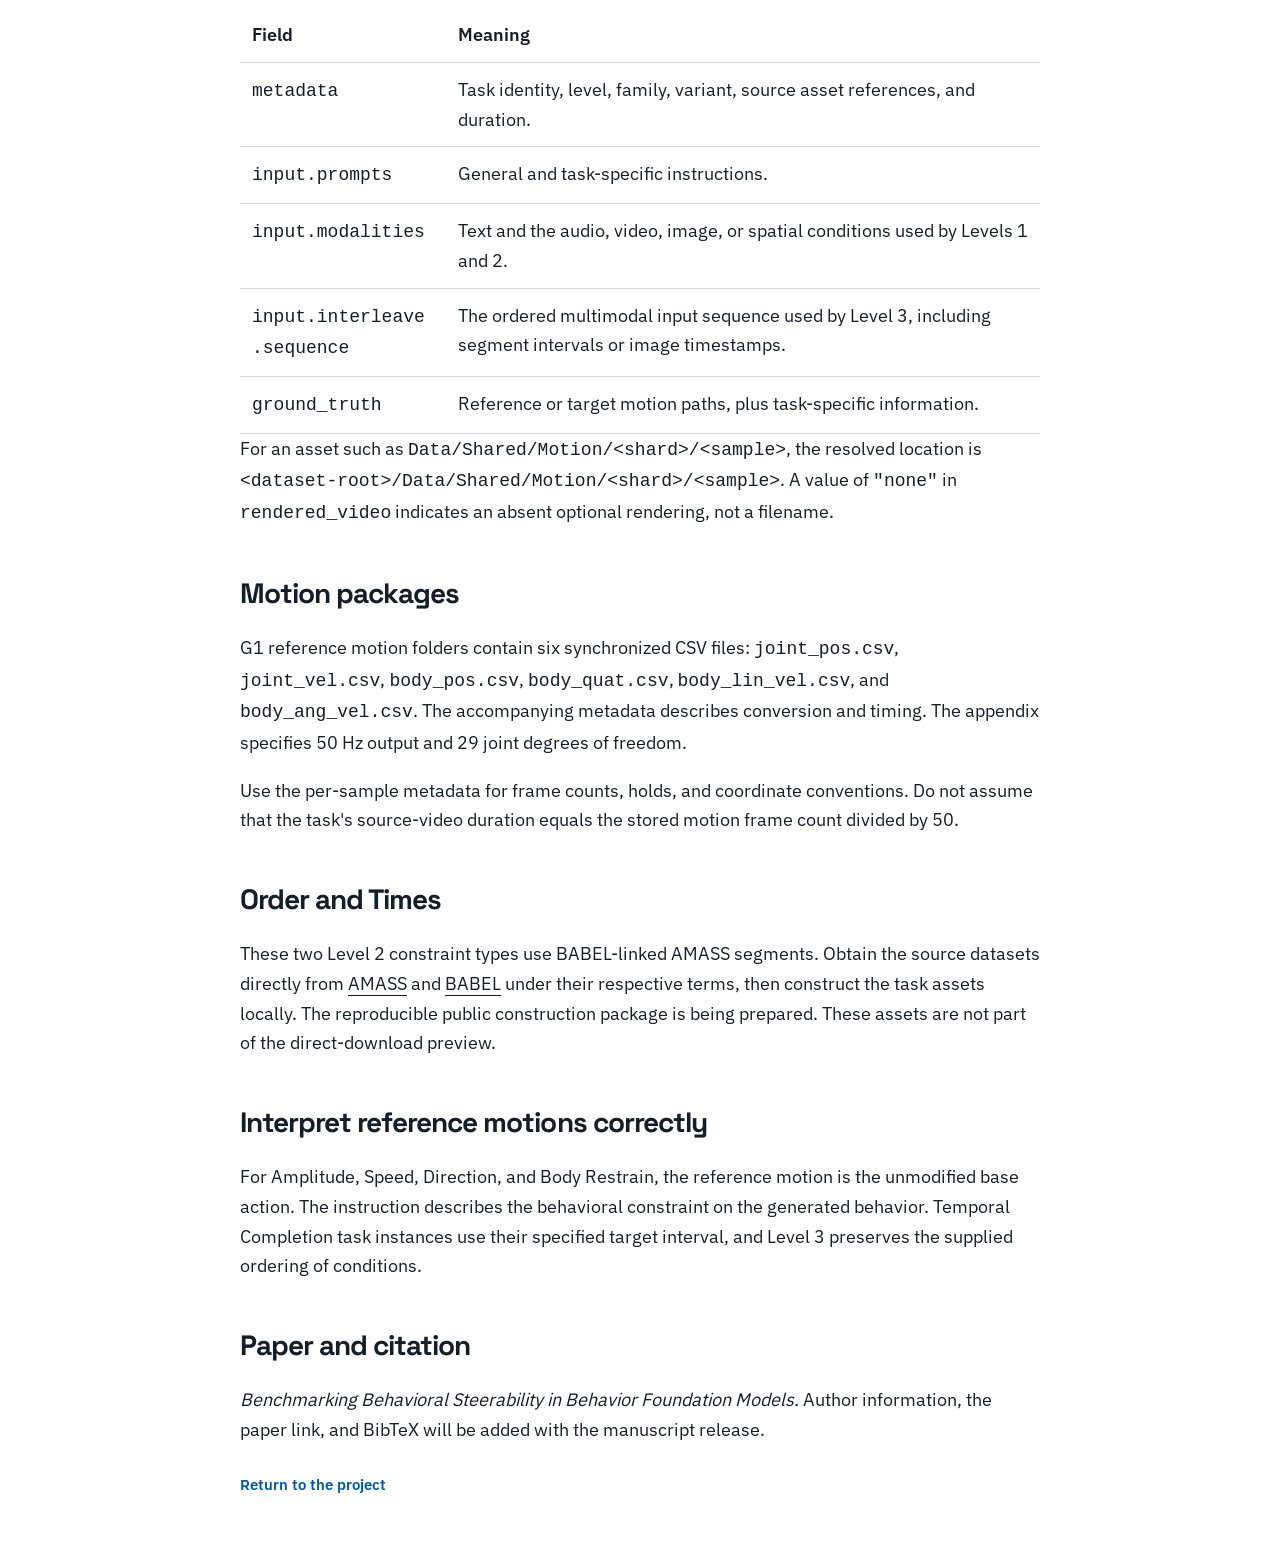
<file: docs/dataset-guide.html>
<!doctype html>
<html lang="en"><head><meta charset="utf-8"><meta name="viewport" content="width=device-width, initial-scale=1"><title>Dataset guide — RoboSteer</title><meta name="description" content="RoboSteer dataset organization, task definitions, motion formats, and local path resolution."><link rel="icon" href="../assets/favicon.svg" type="image/svg+xml"><link rel="stylesheet" href="../assets/fonts/fonts.css"><link rel="stylesheet" href="../tokens.css"><link rel="stylesheet" href="../styles.css"></head>
<body><main class="section guide"><a class="text-link" href="../index.html#dataset">← RoboSteer homepage</a><h1>Dataset guide</h1><p>Download the task-instance definitions and their referenced assets together. Preserve the directory structure so that every task instance can locate its behavioral conditions and reference motions.</p>
<div class="note"><a href="https://huggingface.co/datasets/YanCORANV/RoboSteer" rel="noopener noreferrer" target="_blank">RoboSteer on Hugging Face ↗</a></div>
<h2>Download and place the data</h2><ol><li>Open the RoboSteer dataset on Hugging Face above and follow its download instructions.</li><li>Download the repository contents into one local folder. That folder is the <strong>dataset root</strong>.</li><li>Keep <code>Data/</code> and <code>Tasks/</code> side by side, with all nested folders intact.</li><li>Resolve each asset path against the dataset root, not the directory containing the task JSON.</li></ol><p>The outer folder can have any name. A code checkout may live elsewhere; its dataset-root setting must point to this outer folder. A specific evaluator command will be documented with the code release.</p>
<p>RoboSteer contains 38,522 source motions, 77,044 human and rendered motion sequences spanning 91.58 hours, and 773,716 behavioral task instances across three levels of behavioral steerability.</p><h2>Directory structure</h2><pre>dataset-root/
├── Tasks/
│   ├── Level1/
│   │   ├── full_conditioning_reproduction/
│   │   ├── temporal_completion/
│   │   └── spatial_completion/
│   ├── Level2/
│   │   ├── Amplitude/   BodyRestrain/   Direction/
│   │   ├── Speed/       Trajectory/
│   │   └── Order/       Times/  (local construction)
│   └── Level3/
└── Data/
    ├── Level1/
    ├── Level2/
    ├── Level3/
    └── Shared/
        ├── Motion/
        ├── Video/Human/
        ├── Video/Skeleton/
        └── Metadata/</pre>
<p><code>Tasks/</code> contains JSON task-instance definitions. <code>Data/</code> contains media, motion parameters, and task-specific assets. Shared numbered folders group reusable assets; they are not task levels or category labels.</p>
<h2>Read a task</h2><table><thead><tr><th>Field</th><th>Meaning</th></tr></thead><tbody><tr><td><code>metadata</code></td><td>Task identity, level, family, variant, source asset references, and duration.</td></tr><tr><td><code>input.prompts</code></td><td>General and task-specific instructions.</td></tr><tr><td><code>input.modalities</code></td><td>Text and the audio, video, image, or spatial conditions used by Levels 1 and 2.</td></tr><tr><td><code>input.interleave.sequence</code></td><td>The ordered multimodal input sequence used by Level 3, including segment intervals or image timestamps.</td></tr><tr><td><code>ground_truth</code></td><td>Reference or target motion paths, plus task-specific information.</td></tr></tbody></table>
<p>For an asset such as <code>Data/Shared/Motion/&lt;shard&gt;/&lt;sample&gt;</code>, the resolved location is <code>&lt;dataset-root&gt;/Data/Shared/Motion/&lt;shard&gt;/&lt;sample&gt;</code>. A value of <code>"none"</code> in <code>rendered_video</code> indicates an absent optional rendering, not a filename.</p>
<h2>Motion packages</h2><p>G1 reference motion folders contain six synchronized CSV files: <code>joint_pos.csv</code>, <code>joint_vel.csv</code>, <code>body_pos.csv</code>, <code>body_quat.csv</code>, <code>body_lin_vel.csv</code>, and <code>body_ang_vel.csv</code>. The accompanying metadata describes conversion and timing. The appendix specifies 50 Hz output and 29 joint degrees of freedom.</p><p>Use the per-sample metadata for frame counts, holds, and coordinate conventions. Do not assume that the task's source-video duration equals the stored motion frame count divided by 50.</p>
<h2>Order and Times</h2><p>These two Level 2 constraint types use BABEL-linked AMASS segments. Obtain the source datasets directly from <a href="https://amass.is.tue.mpg.de/" rel="noopener noreferrer" target="_blank">AMASS</a> and <a href="https://babel.is.tue.mpg.de/" rel="noopener noreferrer" target="_blank">BABEL</a> under their respective terms, then construct the task assets locally. The reproducible public construction package is being prepared. These assets are not part of the direct-download preview.</p>
<h2>Interpret reference motions correctly</h2><p>For Amplitude, Speed, Direction, and Body Restrain, the reference motion is the unmodified base action. The instruction describes the behavioral constraint on the generated behavior. Temporal Completion task instances use their specified target interval, and Level 3 preserves the supplied ordering of conditions.</p>
<h2>Paper and citation</h2><p><em>Benchmarking Behavioral Steerability in Behavior Foundation Models.</em> Author information, the paper link, and BibTeX will be added with the manuscript release.</p><a class="text-link" href="../index.html">Return to the project</a></main></body></html>
</file>
<file: assets/fonts/fonts.css>
@font-face {
  font-family: 'IBM Plex Sans';
  font-style: normal;
  font-weight: 400;
  font-stretch: normal;
  font-display: swap;
  src: url(font-0.ttf) format('truetype');
}
@font-face {
  font-family: 'IBM Plex Sans';
  font-style: normal;
  font-weight: 600;
  font-stretch: normal;
  font-display: swap;
  src: url(font-1.ttf) format('truetype');
}
@font-face {
  font-family: 'Space Grotesk';
  font-style: normal;
  font-weight: 400;
  font-display: swap;
  src: url(font-2.ttf) format('truetype');
}
@font-face {
  font-family: 'Space Grotesk';
  font-style: normal;
  font-weight: 600;
  font-display: swap;
  src: url(font-3.ttf) format('truetype');
}
@font-face {
  font-family: 'Space Grotesk';
  font-style: normal;
  font-weight: 700;
  font-display: swap;
  src: url(font-4.ttf) format('truetype');
}
</file>
<file: tokens.css>
:root {
  --color-paper: oklch(100% 0 0);
  --color-ink: oklch(23% 0.025 250);
  --color-muted: oklch(47% 0.023 250);
  --color-accent: oklch(46% 0.14 250);
  --color-focus: oklch(58% 0.19 250);
  --color-soft: oklch(97.7% 0.007 250);
  --color-line: oklch(88% 0.012 250);
  --color-dark: oklch(19% 0.018 250);
  --color-wall: oklch(25% 0.018 250);
  --color-motion-backdrop: #cecece; /* Sampled from the skeleton render background. */
  --color-white: oklch(100% 0 0);
  --color-hero-muted: oklch(91% 0.006 250);
  --color-veil: oklch(10% 0.02 250 / 0.52);
  --color-veil-edge: oklch(10% 0.02 250 / 0.72);
  --color-transparent: oklch(100% 0 0 / 0);
  --color-hero-line: oklch(100% 0 0 / 0.35);
  --font-display: "Space Grotesk", "Segoe UI", sans-serif;
  --font-body: "IBM Plex Sans", "Segoe UI", sans-serif;
  --font-code: ui-monospace, "Cascadia Code", monospace;
  --space-xs: 4px; --space-sm: 8px; --space-md: 16px; --space-lg: 24px;
  --space-xl: 32px; --space-2xl: 48px; --space-3xl: 64px; --space-4xl: 96px;
  --text-sm: clamp(0.875rem, 0.83rem + 0.18vw, 0.95rem);
  --text-body: clamp(1rem, 0.95rem + 0.22vw, 1.125rem);
  --text-lg: clamp(1.2rem, 1.12rem + 0.35vw, 1.375rem);
  --text-heading: clamp(2.1rem, 1.6rem + 2vw, 3.25rem);
  --radius-sm: 6px;
  --ease-out: cubic-bezier(.16, 1, .3, 1);
  --ease-in: cubic-bezier(.7, 0, .84, 0);
  --ease-in-out: cubic-bezier(.65, 0, .35, 1);
  --dur-short: 150ms;
}
</file>
<file: styles.css>
/* Hallmark · macrostructure: Marquee Hero · tone: technical · theme: Plain · anchor hue: blue · nav: N9 · footer: Ft2 */
/* Hallmark · source-level critique: P4 H4 E3 S5 R4 V4; rendered viewport QA not performed. */
/* User reference: BFM-Zero motion backdrop + academic paper information. */
* { box-sizing: border-box; }
html, body { margin: 0; overflow-x: clip; }
html { scroll-behavior: smooth; scroll-padding-top: 24px; }
body { background: var(--color-paper); color: var(--color-ink); font: 400 var(--text-body)/1.65 var(--font-body); }
button, a { -webkit-tap-highlight-color: var(--color-transparent); }
a { color: inherit; text-underline-offset: .25em; }
button { font: inherit; cursor: pointer; }
a:focus-visible, button:focus-visible, summary:focus-visible, video:focus-visible { outline: 3px solid var(--color-focus); outline-offset: 5px; }
button:disabled, [aria-disabled="true"] { cursor: default; }
button:active:not(:disabled), a:active { opacity: .8; }
h1, h2, h3 { font-family: var(--font-display); line-height: 1.18; letter-spacing: -.035em; font-style: normal; min-width: 0; overflow-wrap: anywhere; }
p, h1, h2, h3, ul { margin-top: 0; }
img, video { max-width: 100%; display: block; }
[hidden] { display: none !important; }
.skip-link { position: absolute; z-index: 20; left: 16px; top: -100px; padding: 12px 20px; background: var(--color-paper); }
.skip-link:focus { top: 12px; }
.hero { height: var(--wall-height, 100svh); position: relative; isolation: isolate; background: var(--color-dark); color: var(--color-white); display: grid; align-items: center; }
.motion-wall { position: absolute; inset: 0; display: grid; grid-template-columns: repeat(var(--wall-columns, 6), minmax(0, 1fr)); grid-template-rows: repeat(var(--wall-rows, 4), minmax(0, 1fr)); gap: 0; background: var(--color-motion-backdrop); z-index: -3; }
.motion-tile { position: relative; container-type: inline-size; min-width: 0; min-height: 0; padding: 0; border: 0; }
.motion-label { position: absolute; z-index: 2; left: 50%; top: 50%; transform: translate(-50%, -50%); width: 94%; color: var(--color-white); opacity: .18; font: 700 clamp(1.125rem, 11cqw, 4rem)/1.05 var(--font-display); letter-spacing: -.035em; text-align: center; text-wrap: balance; pointer-events: none; }
.motion-tile video { width: 100%; height: 100%; object-fit: contain; object-position: center; min-height: 0; min-width: 0; border: 0; border-radius: 0; }
.motion-tile.failed video { opacity: .25; }
.hero-shade { position: absolute; inset: 0; z-index: 1; pointer-events: none; background: radial-gradient(ellipse 60% 32% at 50% 62%, oklch(8% 0.02 250 / .58), oklch(8% 0.02 250 / .3) 48%, transparent 100%), linear-gradient(180deg, var(--color-veil-edge), var(--color-veil) 30%, var(--color-veil) 65%, var(--color-veil-edge)); }
.hero-nav { position: absolute; top: 0; width: 100%; display: flex; align-items: center; justify-content: space-between; padding: 24px 40px; gap: 16px; }
.hero-nav a { text-decoration: none; min-height: 44px; display: inline-flex; align-items: center; gap: 12px; white-space: nowrap; }
.wordmark { font-family: var(--font-display); font-weight: 700; font-size: 1.3rem; letter-spacing: -.05em; text-decoration: none; }
.brand-mark { color: inherit; margin-left: 5px; }
.hero-copy { padding: 100px 24px; text-align: center; }
.hero-copy h1 { font-size: clamp(4rem, 10.8vw, 10rem); font-weight: 650; line-height: 1; margin-bottom: 40px; letter-spacing: -.075em; }
.hero-copy h1 span { font-weight: 400; }
.hero-copy p { max-width: 840px; margin: 0 auto; color: var(--color-white); font-size: clamp(1.25rem, 2.15vw, 1.875rem); font-weight: 650; line-height: 1.4; letter-spacing: .005em; text-shadow: 0 1px 2px oklch(0% 0 0 / .95), 0 2px 12px oklch(0% 0 0 / .85); text-wrap: balance; }
.hero-bottom { position: absolute; bottom: 20px; left: 40px; right: 40px; display: flex; align-items: center; justify-content: flex-end; gap: 16px; font-size: var(--text-sm); }
.hero-bottom p { margin: 0; color: var(--color-hero-muted); }
.hero-bottom button { background: var(--color-dark); color: var(--color-white); border: 1px solid var(--color-hero-line); padding: 8px 16px; min-height: 44px; border-radius: var(--radius-sm); white-space: nowrap; }
.hero-bottom button:hover { background: var(--color-wall); }
.section { max-width: 1200px; margin: 0 auto; padding: 64px 40px; }
.paper { text-align: center; padding-top: 76px; padding-bottom: 60px; }
.paper-inner { max-width: 1020px; margin: auto; }
.project-name { color: var(--color-accent); font-family: var(--font-display); font-weight: 600; font-size: 1.4rem; margin-bottom: 16px; }
.paper h2 { font-size: clamp(2rem, 1.5rem + 2vw, 3rem); margin-bottom: 30px; }
.authors { color: var(--color-accent); font-size: clamp(1.1rem, 1.05rem + 0.25vw, 1.25rem); margin-bottom: 8px; }
.team { color: var(--color-muted); font-size: clamp(0.95rem, 0.9rem + 0.2vw, 1.05rem); margin-bottom: 28px; }
.resource-links { display: flex; flex-wrap: wrap; justify-content: center; gap: 12px; }
.resource-link { display: inline-flex; align-items: center; gap: 8px; border-radius: 100px; background: var(--color-ink); border: 1px solid var(--color-ink); color: var(--color-white); min-height: 44px; padding: 10px 22px; text-decoration: none; white-space: nowrap; font-size: var(--text-sm); font-weight: 500; }
.resource-icon { width: 20px; height: 20px; flex: none; }
a.resource-link:hover { background: var(--color-accent); border-color: var(--color-accent); }
.resource-link[aria-disabled="true"] { background: var(--color-soft); color: var(--color-muted); border-color: var(--color-line); }
.resource-link small { font: inherit; opacity: .85; }
.release-note { margin: 20px auto 0; color: var(--color-muted); font-size: var(--text-sm); }

/* Section general */
.abstract-section, .overview-section, .framework-section, .dataset-section, .evaluation-section { border-top: 1px solid var(--color-line); }
.section-heading { display: grid; grid-template-columns: minmax(0, 1.1fr) minmax(0, .9fr); gap: 40px; align-items: end; margin-bottom: 32px; }
.section-heading h2 { font-size: var(--text-heading); margin-bottom: 0; }
.section-heading p { color: var(--color-muted); margin: 0; max-width: 54ch; font-size: clamp(1rem, 0.95rem + 0.25vw, 1.125rem); line-height: 1.6; }

/* Unified Split Layout: Figure + Concise Text */
.split-layout { display: grid; gap: 36px; align-items: start; }

/* Paper Figures */
.paper-figure { margin: 0; background: var(--color-paper); border: 1px solid var(--color-line); border-radius: var(--radius-sm); padding: 14px; box-shadow: 0 1px 4px rgba(0, 0, 0, 0.03); }
.paper-figure img { width: 100%; max-width: 100%; height: auto; object-fit: contain; display: block; border-radius: calc(var(--radius-sm) - 2px); }
.paper-figure figcaption { margin-top: 12px; font-size: var(--text-sm); color: var(--color-muted); line-height: 1.5; padding: 0 2px; }
.paper-figure figcaption strong { color: var(--color-ink); font-weight: 600; }

/* 1. Abstract Split: 42% Fig 1, 58% Abstract Text */
.abstract-split { grid-template-columns: minmax(0, 42fr) minmax(0, 58fr); gap: 36px; align-items: center; }
.abstract-split .abstract-body { max-width: none; }
.abstract-split .abstract-body p { color: var(--color-ink); font-size: clamp(0.96rem, 0.91rem + 0.2vw, 1.06rem); line-height: 1.7; margin-bottom: 0; }
.abstract-split .abstract-body p + p { margin-top: 14px; }
.abstract-split .abstract-body strong { color: var(--color-ink); font-weight: 650; }

/* 2. Overview Split: 60% Fig 4, 40% Levels Text */
.overview-split { grid-template-columns: minmax(0, 60fr) minmax(0, 40fr); gap: 32px; align-items: center; }
.overview-levels { display: flex; flex-direction: column; gap: 12px; }
.compact-level { background: var(--color-soft); border: 1px solid var(--color-line); border-left: 3px solid var(--color-accent); border-radius: var(--radius-sm); padding: 14px 16px; }
.compact-level-header { display: flex; align-items: center; gap: 8px; margin-bottom: 6px; flex-wrap: wrap; }
.level-badge { font-family: var(--font-display); font-weight: 700; font-size: 0.75rem; padding: 2px 7px; border-radius: 4px; background: var(--color-paper); border: 1px solid var(--color-line); color: var(--color-accent); text-transform: uppercase; letter-spacing: 0.03em; }
.compact-level h3 { font-size: clamp(1.025rem, 0.98rem + 0.18vw, 1.15rem); margin: 0; color: var(--color-ink); }
.compact-level .task-count { margin-left: auto; font-size: 0.8125rem; color: var(--color-muted); }
.compact-level p { color: var(--color-muted); font-size: clamp(0.84rem, 0.81rem + 0.12vw, 0.9rem); line-height: 1.5; margin: 0; }

/* 3. Evaluation Framework Split: 52% Fig 5, 48% Metrics Text */
.framework-split { grid-template-columns: minmax(0, 52fr) minmax(0, 48fr); gap: 32px; align-items: center; }
.framework-summary { display: flex; flex-direction: column; gap: 12px; }
.metric-card { background: var(--color-soft); border: 1px solid var(--color-line); border-radius: var(--radius-sm); padding: 14px 18px; }
.metric-header { display: flex; align-items: center; gap: 10px; margin-bottom: 6px; }
.metric-badge { font-family: var(--font-display); font-weight: 700; font-size: 0.75rem; padding: 2px 7px; border-radius: 4px; background: var(--color-paper); border: 1px solid var(--color-line); color: var(--color-accent); text-transform: uppercase; letter-spacing: 0.03em; }
.metric-card h4 { font-family: var(--font-display); font-size: 1.05rem; margin: 0; color: var(--color-ink); }
.metric-card p { color: var(--color-muted); font-size: clamp(0.84rem, 0.81rem + 0.12vw, 0.9rem); line-height: 1.5; margin: 0; }
.metric-primary { border-color: var(--color-accent); background: var(--color-paper); }
.metric-primary .metric-badge { background: var(--color-accent); color: var(--color-white); border-color: var(--color-accent); }
.formula-line { font-family: var(--font-display); font-size: 1.08rem !important; color: var(--color-accent) !important; margin-bottom: 4px !important; }
.cases-section { background: var(--color-soft); }
.case-grid { display: grid; grid-template-columns: repeat(2, minmax(0, 1fr)); gap: 18px; align-items: start; }
.case-navigation { display: flex; flex-wrap: wrap; gap: 4px 28px; border-block: 1px solid var(--color-line); padding: 10px 0; }
.case-navigation a { text-decoration: none; color: var(--color-ink); padding: 8px 0; font-weight: 600; }
.case-navigation span { display: inline; margin-left: 8px; color: var(--color-muted); font-size: var(--text-sm); font-weight: 400; }
.case-intro { max-width: 88ch; color: var(--color-muted); font-size: var(--text-sm); margin: 12px 0 0; }
.case-level-section { margin-top: 40px; }
.case-level-heading { font-size: clamp(1.5rem, 2.5vw, 1.9rem); margin-bottom: 6px; }
.level-intro { margin: 0 0 20px; }
.level-description { color: var(--color-ink); width: 100%; max-width: none; font-size: var(--text-body); line-height: 1.65; margin: 0 0 10px; }
.level-points { list-style: none; padding: 0; margin: 0 0 16px; display: flex; flex-direction: column; gap: 8px; }
.level-points li { position: relative; padding-left: 20px; color: var(--color-muted); font-size: var(--text-sm); line-height: 1.6; }
.level-points li::before { content: "•"; position: absolute; left: 4px; color: var(--color-accent); font-weight: bold; font-size: 1.1em; }
.level-points strong { color: var(--color-ink); font-weight: 600; }
.level-subdescription { color: var(--color-muted); font-size: var(--text-body); line-height: 1.65; margin: 0 0 16px; }
.level-subdescription strong { color: var(--color-ink); font-weight: 600; }
.family-description { color: var(--color-ink); width: 100%; max-width: none; font-size: var(--text-body); line-height: 1.65; margin: 0 0 16px; }
.case-family { margin-top: 22px; }
.family-heading { font: 600 1.2rem/1.3 var(--font-display); border-bottom: 1px solid var(--color-line); padding-bottom: 10px; margin: 0 0 8px; }
.task-index { display: flex; flex-wrap: wrap; gap: 0 16px; margin: 0 0 12px; }
.task-index a { font-size: var(--text-sm); color: var(--color-accent); padding: 6px 0; }
.case { min-width: 0; background: var(--color-paper); border: 1px solid var(--color-line); border-radius: var(--radius-sm); overflow: clip; }
.case-header, .case-input, .case-output, .case-footer { padding: 16px; }
.modality-tabs { display: flex; flex-wrap: wrap; gap: 0 12px; padding: 0 16px; border-bottom: 1px solid var(--color-line); background: var(--color-paper); }
.modality-tab { border: 0; border-bottom: 2px solid var(--color-transparent); padding: 10px 0; min-height: 44px; background: none; color: var(--color-muted); font-size: var(--text-sm); line-height: 1.3; white-space: nowrap; }
.modality-tab:hover { color: var(--color-accent); }
.modality-tab[aria-selected="true"] { color: var(--color-accent); border-bottom-color: var(--color-accent); font-weight: 600; }
.case-variant-panel { min-width: 0; }
.case-header { padding-bottom: 12px; }
.case-title { font: 600 1.25rem/1.25 var(--font-display); letter-spacing: -.03em; margin: 0 0 6px; }
.case-purpose { color: var(--color-muted); margin-bottom: 0; }
.case-input { background: var(--color-soft); border-right: 1px solid var(--color-line); }
.case-block-title { font: 600 .875rem/1.4 var(--font-display); color: var(--color-ink); margin: 0 0 10px; }
.case .input-label { color: var(--color-accent); font-weight: 600; margin: 0 0 6px; }
.input-item + .input-item { margin-top: 12px; }
.input-text { white-space: pre-line; overflow-wrap: anywhere; }
.input-item img { width: 100%; max-height: 200px; object-fit: contain; background: var(--color-paper); }
.input-item video { width: 100%; max-height: 220px; background: var(--color-wall); }
.input-item audio { width: 100%; }
.case-constraint { border-left: 3px solid var(--color-accent); padding: 8px 10px; background: var(--color-paper); margin: 12px 0 0; }
.case-constraint p:last-child { margin: 0; }
.case-duration { font-size: var(--text-sm); color: var(--color-muted); margin: 18px 0 4px; }
.action-sequence { display: flex; padding: 0; list-style-position: inside; gap: 8px; margin: 12px 0 0; }
.action-sequence li { flex: 1; border-top: 2px solid var(--color-accent); padding-top: 8px; font-size: var(--text-sm); }
.task-timeline { display: flex; gap: 3px; margin-bottom: 10px; }
.task-timeline span { flex-basis: 0; min-width: 0; padding: 6px 3px; white-space: pre-line; font-size: .75rem; line-height: 1.5; text-align: center; }
.timeline-condition { background: var(--color-soft); border: 1px solid var(--color-line); }
.timeline-target { background: var(--color-accent); color: var(--color-white); }
.interval-status { color: var(--color-muted); margin: 6px 0 0; }
.interval-status.is-target { color: var(--color-accent); font-weight: 600; }
.case .motion-note { margin: 10px 0 0; color: var(--color-muted); }
.package-info table { border-collapse: collapse; width: 100%; font-size: .75rem; }
.package-info caption { text-align: left; padding: 8px 0; }
.package-info td, .package-info th { text-align: left; padding: 8px 4px; border-bottom: 1px solid var(--color-line); overflow-wrap: anywhere; }
.package-info th { color: var(--color-ink); }
.package-path code { font-size: .75rem; overflow-wrap: anywhere; }
.case-footer { border-top: 0; padding-top: 0; padding-bottom: 8px; font-size: .75rem; color: var(--color-muted); }
.case-id { font-family: var(--font-code); font-size: .6875rem !important; overflow-wrap: anywhere; margin-bottom: 8px; }
.case-footer a { display: inline-block; min-height: 32px; color: var(--color-accent); }
.interleaved-grid { grid-template-columns: minmax(0, 1fr); }
.interleaved-inputs { display: grid; grid-template-columns: repeat(4, minmax(0, 1fr)); gap: 12px; align-items: start; }
.interleaved-inputs .input-item { margin-top: 0; }
.interleaved-grid .case-output { min-width: 0; margin: 0; }
.case-media { aspect-ratio: 4/3; background: var(--color-wall); border-radius: var(--radius-sm); overflow: clip; }
.case-media video { width: 100%; height: 100%; object-fit: contain; }
.case-level { color: var(--color-accent); margin: 0 0 6px; font-size: var(--text-sm); }
.case h3 { font-size: 1.35rem; margin-bottom: 12px; }
.case p { font-size: var(--text-sm); line-height: 1.5; }
.case details { color: var(--color-muted); font-size: var(--text-sm); }
.case summary { cursor: pointer; min-height: 40px; padding: 8px 0; }
.case details p { padding-top: 8px; margin-bottom: 0; overflow-wrap: anywhere; }
.case .media-error { padding: 12px; color: var(--color-ink); background: var(--color-paper); }
.dataset-header-grid { display: grid; grid-template-columns: minmax(0, 1.15fr) minmax(0, 0.85fr); gap: 48px; align-items: start; }
.dataset-header-grid h2 { font-size: var(--text-heading); margin-bottom: 16px; }
.dataset-header-grid p { color: var(--color-muted); font-size: clamp(1rem, 0.95rem + 0.25vw, 1.125rem); line-height: 1.65; max-width: 52ch; margin-bottom: 0; }
.dataset-actions { display: flex; flex-wrap: wrap; gap: 20px; align-items: center; margin-top: 24px; }
.text-link { color: var(--color-accent); display: inline-flex; min-height: 44px; align-items: center; gap: 8px; font-weight: 600; font-size: var(--text-sm); text-decoration: none; border-bottom: 1px solid transparent; }
.text-link:hover { border-bottom-color: var(--color-accent); }
.hf-section-link { color: var(--color-ink); }
.hf-section-link:hover { color: var(--color-accent); border-bottom-color: var(--color-accent); }
.dataset-tree { background: var(--color-soft); padding: 28px; border: 1px solid var(--color-line); border-radius: var(--radius-sm); }
.tree-root { font-weight: 600; font-size: clamp(1rem, 0.95rem + 0.2vw, 1.1rem); padding-bottom: 16px; border-bottom: 1px solid var(--color-line); }
.tree-branch { display: grid; gap: 4px; padding: 16px 0 0 20px; border-left: 1px solid var(--color-line); margin-left: 8px; }
.tree-branch span { font-size: var(--text-sm); color: var(--color-muted); }
.dataset-tree p { font-size: var(--text-sm); margin: 20px 0 0; }

/* Hugging Face Resources */
.hf-resources { border-top: 1px solid var(--color-line); padding-top: 36px; margin-top: 40px; }
.hf-resources-title { font-size: clamp(1.25rem, 1.15rem + 0.35vw, 1.5rem); margin-bottom: 8px; font-family: var(--font-display); }
.hf-resources-intro { color: var(--color-muted); font-size: var(--text-sm); margin-bottom: 20px; }
.hf-cards-grid { display: grid; grid-template-columns: repeat(3, minmax(0, 1fr)); gap: 20px; }
.hf-card { display: flex; flex-direction: column; background: var(--color-soft); border: 1px solid var(--color-line); border-radius: var(--radius-sm); padding: 22px; text-decoration: none; color: inherit; transition: border-color var(--dur-short) var(--ease-out), background var(--dur-short) var(--ease-out), transform var(--dur-short) var(--ease-out); }
.hf-card-primary { grid-column: span 2; }
.hf-card:hover { border-color: var(--color-accent); background: var(--color-paper); transform: translateY(-2px); }
.hf-card-top { display: flex; align-items: center; justify-content: space-between; margin-bottom: 12px; }
.hf-badge { display: inline-block; font-size: 0.75rem; font-weight: 600; text-transform: uppercase; letter-spacing: 0.04em; color: var(--color-accent); background: var(--color-paper); border: 1px solid var(--color-line); padding: 3px 8px; border-radius: 4px; }
.hf-arrow { font-size: 1.1rem; color: var(--color-muted); transition: color var(--dur-short) var(--ease-out), transform var(--dur-short) var(--ease-out); }
.hf-card:hover .hf-arrow { color: var(--color-accent); transform: translate(2px, -2px); }
.hf-card h4 { font-family: var(--font-display); font-size: clamp(1.05rem, 1rem + 0.2vw, 1.18rem); margin: 0 0 10px; letter-spacing: -0.02em; color: var(--color-ink); overflow-wrap: anywhere; }
.hf-card p { font-size: var(--text-sm); color: var(--color-muted); line-height: 1.55; margin: 0; flex-grow: 1; }

/* Level 2 Evaluation */
.eval-constraint-picker { display: flex; flex-wrap: wrap; gap: 8px; margin: 0 0 20px; }
.eval-constraint-picker button { min-height: 40px; padding: 7px 14px; border: 1px solid var(--color-line); border-radius: 4px; background: var(--color-paper); color: var(--color-ink); font-size: var(--text-sm); }
.eval-constraint-picker button:hover, .eval-constraint-picker button[aria-pressed="true"] { border-color: var(--color-accent); color: var(--color-accent); background: var(--color-soft); }
.eval-constraint-picker button[aria-pressed="true"] { box-shadow: inset 0 -2px var(--color-accent); font-weight: 600; }
.eval-card { background: var(--color-paper); border: 1px solid var(--color-line); border-radius: var(--radius-sm); overflow: hidden; }
.eval-tabs { display: flex; border-bottom: 1px solid var(--color-line); background: var(--color-soft); }
.eval-tab { flex: 1; display: flex; flex-direction: column; align-items: flex-start; text-align: left; min-height: 90px; padding: 16px 22px; border: 0; border-bottom: 2px solid transparent; background: transparent; }
.eval-tab:hover:not(.active) { background: var(--color-paper); }
.eval-tab.active { background: var(--color-paper); border-bottom-color: var(--color-accent); }
.tab-badge { font-size: .6875rem; font-weight: 600; text-transform: uppercase; letter-spacing: .05em; color: var(--color-muted); margin-bottom: 4px; }
.eval-tab.active .tab-badge { color: var(--color-accent); }
.tab-title { font-family: var(--font-display); font-size: 1.05rem; font-weight: 600; color: var(--color-ink); margin-bottom: 3px; }
.tab-subtitle { font-size: .75rem; color: var(--color-muted); line-height: 1.35; }
.eval-panel { padding: 26px; }
.eval-grid { display: grid; grid-template-columns: minmax(0, 1.15fr) minmax(0, 1fr); gap: 28px; align-items: start; }
.eval-form { display: flex; flex-direction: column; gap: 18px; }
.eval-field { display: flex; flex-direction: column; gap: 6px; }
.eval-label { font-size: .8125rem; font-weight: 600; color: var(--color-ink); }
.eval-file-heading { display: flex; flex-wrap: wrap; justify-content: space-between; align-items: center; gap: 8px; }
.btn-demo-link { min-height: 32px; padding: 4px 6px; border: 0; background: transparent; color: var(--color-accent); font-size: .75rem; font-weight: 600; }
.btn-demo-link:hover:not(:disabled) { text-decoration: underline; }
.btn-demo-link:disabled { color: var(--color-muted); opacity: .65; }
.field-hint { font-size: .725rem; color: var(--color-muted); line-height: 1.4; }
.eval-select, .eval-input { width: 100%; min-height: 42px; padding: 9px 12px; font-family: var(--font-body); font-size: .875rem; border: 1px solid var(--color-line); border-radius: 4px; background: var(--color-paper); color: var(--color-ink); }
.eval-select:focus-visible, .eval-input:focus-visible, .eval-dropzone:focus-visible { outline: 2px solid var(--color-focus); outline-offset: 2px; }
.eval-dropzone { border: 1.5px dashed var(--color-line); border-radius: 6px; padding: 22px 16px; text-align: center; background: var(--color-soft); cursor: pointer; position: relative; }
.eval-dropzone:hover, .eval-dropzone.drag-over, .eval-dropzone.has-file { border-color: var(--color-accent); }
.dropzone-input { position: absolute; inset: 0; opacity: 0; cursor: pointer; width: 100%; height: 100%; z-index: 1; }
.dropzone-input:disabled { cursor: wait; }
.dropzone-content { display: flex; flex-direction: column; align-items: center; gap: 4px; pointer-events: none; }
.dropzone-icon { font-size: 1.4rem; }
.dropzone-text { font-size: .8125rem; font-weight: 600; color: var(--color-ink); overflow-wrap: anywhere; }
.dropzone-sub { font-size: .6875rem; color: var(--color-muted); }
.eval-file-actions { display: flex; gap: 12px; }
.eval-file-actions button { min-height: 36px; border: 0; background: transparent; color: var(--color-accent); font-size: .75rem; font-weight: 600; padding: 4px 0; }
.eval-file-actions button:hover { text-decoration: underline; }
.eval-actions { display: flex; flex-wrap: wrap; gap: 10px; margin-top: 4px; }
.btn-eval, .btn-reset { min-height: 42px; padding: 9px 18px; border-radius: 4px; font-family: var(--font-body); font-size: .875rem; }
.btn-eval { font-weight: 600; background: var(--color-accent); color: var(--color-white); border: 1px solid var(--color-accent); }
.btn-eval:hover { opacity: .9; }
.btn-eval:disabled { opacity: .6; cursor: wait; }
.btn-reset { background: var(--color-paper); color: var(--color-muted); border: 1px solid var(--color-line); }
.btn-reset:hover { background: var(--color-soft); color: var(--color-ink); }
.eval-result-card { background: var(--color-soft); border: 1px solid var(--color-line); border-radius: 6px; padding: 22px; min-height: 290px; display: flex; flex-direction: column; justify-content: center; }
.result-placeholder { text-align: center; padding: 20px 14px; margin: auto; }
.result-placeholder .placeholder-icon { font-size: 1.8rem; }
.result-placeholder h4 { font-size: 1rem; margin: 10px 0 6px; color: var(--color-ink); }
.result-placeholder p { font-size: .8125rem; color: var(--color-muted); max-width: 36ch; margin: 0 auto; line-height: 1.5; }
.eval-result-card[data-state="invalid-input"] { border-color: #f5c16c; }
.eval-result-card[data-state="backend-error"] { border-color: #efb5b5; }
.result-container { display: flex; flex-direction: column; gap: 14px; width: 100%; text-align: left; }
.result-header { display: flex; align-items: baseline; justify-content: space-between; flex-wrap: wrap; gap: 8px; border-bottom: 1px solid var(--color-line); padding-bottom: 10px; }
.result-timestamp { font-size: .75rem; color: var(--color-muted); overflow-wrap: anywhere; }
.result-status-banner { padding: 12px 14px; border-radius: 4px; border: 1px solid; font-weight: 700; }
.status-pass { background: #f0fdf4; border-color: #bbf7d0; color: #166534; }
.status-fail { background: #fef2f2; border-color: #fecaca; color: #991b1b; }
.result-score { display: flex; align-items: baseline; justify-content: space-between; gap: 12px; font-size: .8125rem; color: var(--color-muted); }
.result-score strong { color: var(--color-ink); font: 700 1.15rem var(--font-code); }
.result-explanation { background: var(--color-paper); border: 1px solid var(--color-line); border-radius: 4px; padding: 12px; font-size: .8125rem; line-height: 1.5; color: var(--color-ink); margin: 0; }
.eval-backend-note { margin: 12px 0 0; color: var(--color-muted); font-size: .75rem; }
@media (max-width: 560px) { .eval-panel { padding: 16px; } .eval-result-card { min-height: 180px; } }
.closing { border-top: 1px solid var(--color-line); display: grid; grid-template-columns: minmax(0, 1.2fr) minmax(0, 1fr); gap: 64px; }
.closing h2 { font-size: clamp(1.6rem, 1.3rem + 1vw, 2rem); }
.closing p { color: var(--color-muted); font-size: clamp(0.95rem, 0.9rem + 0.2vw, 1.05rem); }
pre { background: var(--color-soft); padding: 24px; font: .875rem/1.65 var(--font-code); overflow-x: auto; white-space: pre-wrap; overflow-wrap: anywhere; border: 1px solid var(--color-line); }
.copy-button { background: var(--color-paper); color: var(--color-ink); border: 1px solid var(--color-line); border-radius: var(--radius-sm); min-height: 44px; padding: 8px 16px; font-size: var(--text-sm); }
.copy-button:hover { border-color: var(--color-ink); }
footer { border-top: 1px solid var(--color-line); max-width: 1120px; margin: 0 auto; padding: 28px 0; display: flex; align-items: center; justify-content: space-between; gap: 24px; font-size: var(--text-sm); }
footer>span { color: var(--color-muted); }
footer a { display: inline-flex; align-items: center; min-height: 44px; white-space: nowrap; }
.noscript-note { padding: 24px; }
.guide { max-width: 880px; }
.guide h1 { font-size: var(--text-heading); }
.guide h2 { margin-top: 48px; font-size: 1.75rem; }
.guide h3 { margin-top: 28px; }
.guide table { border-collapse: collapse; width: 100%; }
.guide td, .guide th { padding: 12px; border-bottom: 1px solid var(--color-line); text-align: left; vertical-align: top; }
.guide code { font-family: var(--font-code); overflow-wrap: anywhere; }
.guide .note { border: 1px solid var(--color-line); border-radius: var(--radius-sm); padding: 16px 24px; background: var(--color-soft); }
/* Compact case layout. Full source content remains available in each card. */
/* Hallmark · pre-emit critique: P4 H4 E4 S5 R4 V4; desktop and responsive browser checks completed. */
.cases-section > .section { max-width: 1320px; }
.case-body { display: grid; grid-template-columns: minmax(0, .9fr) minmax(0, 1.1fr); border-block: 1px solid var(--color-line); }
.case-body > section { min-width: 0; }
.case .case-level { font-size: .75rem; margin-bottom: 8px; }
.case .input-label { font-size: .75rem; }
.case-output > .input-label { font-weight: 400; color: var(--color-muted); }
.case-input .input-text { margin-bottom: 0; }
.input-text.is-collapsed { display: -webkit-box; -webkit-line-clamp: 4; -webkit-box-orient: vertical; overflow: hidden; }
.input-expand { display: block; border: 0; background: var(--color-transparent); color: var(--color-accent); padding: 4px 0; min-height: 36px; font-size: .75rem; text-decoration: underline; text-underline-offset: 3px; }
.input-expand:hover { color: var(--color-ink); }
.case-technical { padding: 0 16px; }
.case-technical > summary { color: var(--color-ink); }
.case-technical .package-info { padding: 4px 0 12px; }
.case-technical .package-info > .input-label { margin: 14px 0 4px; }
.case-technical .package-info > .input-label:first-child { margin-top: 0; }
.case-technical .package-info caption.input-label { padding: 14px 0 4px; }
.case-technical .motion-note { margin-top: 0; }
.case-technical .input-text { margin-bottom: 12px; }
.interleaved-case .case-body { grid-template-columns: minmax(0, 1.8fr) minmax(0, 1fr); }
.interleaved-inputs { grid-template-columns: repeat(2, minmax(0, 1fr)); }
.task-timeline { flex-wrap: wrap; }
.task-timeline span { flex-basis: 60px; }
@media (min-width: 901px) and (max-width: 1100px) {
  .case:not(.interleaved-case) .case-body { grid-template-columns: minmax(0, 1fr); }
  .case:not(.interleaved-case) .case-input { border-right: 0; border-bottom: 1px solid var(--color-line); }
}
@media (max-width: 900px) {
  .case-grid { grid-template-columns: minmax(0, 1fr); }
  .case-navigation { gap: 0 20px; }
  .case-navigation a { font-size: .875rem; }
  .interleaved-case .case-body { grid-template-columns: minmax(0, 1.3fr) minmax(0, 1fr); }
  .interleaved-inputs { grid-template-columns: minmax(0, 1fr); }
  .hf-cards-grid { grid-template-columns: repeat(2, minmax(0, 1fr)); }
  .abstract-split, .overview-split, .framework-split { grid-template-columns: minmax(0, 1fr); gap: 24px; }
  .eval-grid { grid-template-columns: minmax(0, 1fr); gap: 24px; }
  .eval-tabs { flex-direction: column; }
}
@media (max-width: 560px) {
  .case-body, .interleaved-case .case-body { grid-template-columns: minmax(0, 1fr); }
  .case-input { border-right: 0; border-bottom: 1px solid var(--color-line); }
  .case-level-section { margin-top: 32px; }
  .case-navigation span { display: none; }
  .hf-cards-grid { grid-template-columns: minmax(0, 1fr); }
  .hf-card-primary { grid-column: auto; }
}
@media (max-width: 1100px) { footer { margin: 0 40px; } }
@media (max-width: 760px) {
  .case-grid { grid-template-columns: minmax(0, 1fr); }
  .case-header, .case-input, .case-output, .case-footer { padding-left: 16px; padding-right: 16px; }
  .hero-nav { padding: 16px 20px; }
  .hero-nav>a:last-child { font-size: var(--text-sm); }
  .hero-copy { padding: 100px 20px; }
  .hero-copy h1 { font-size: clamp(3.2rem, 12vw, 5.5rem); }
  .hero-copy p { font-size: clamp(1.125rem, 4.3vw, 1.35rem); }
  .hero-bottom { left: 20px; right: 20px; align-items: flex-end; }
  .hero-bottom p { max-width: 145px; }
  .section { padding: 48px 24px; }
  .section-heading, .closing { grid-template-columns: minmax(0, 1fr); gap: 24px; }
  .dataset-header-grid { grid-template-columns: minmax(0, 1fr); gap: 28px; }
  .section-heading { margin-bottom: 24px; }
  .desktop-break { display: none; }
  footer { margin: 0 24px; flex-wrap: wrap; gap: 8px 24px; }
  footer>span { flex-basis: 100%; order: 3; }
  .guide table { font-size: var(--text-sm); }
}
@media (max-width: 480px) { .case-grid, .interleaved-inputs { grid-template-columns: minmax(0, 1fr); } .resource-link { padding: 8px 16px; } .section { padding-left: 20px; padding-right: 20px; } .hero-nav .wordmark { font-size: 1.15rem; } }
@media (prefers-reduced-motion: reduce) { html { scroll-behavior: auto; } }

/* Ordered multimodal conditions: motion time is separate from player time. */
.interleaved-inputs { display: block; list-style: none; margin: 0; padding: 0; }
.interleaved-inputs > .input-item { position: relative; margin: 0; padding: 0 0 18px 42px; }
.interleaved-inputs > .input-item:last-child { padding-bottom: 0; }
.interleaved-inputs > .input-item:not(:last-child)::before { content: ""; position: absolute; left: 13px; top: 28px; bottom: 0; border-left: 2px solid var(--color-line); }
.step-heading { display: flex; align-items: baseline; justify-content: space-between; gap: 8px; min-height: 28px; margin-bottom: 6px; }
.step-number { position: absolute; left: 0; top: 0; display: grid; place-items: center; width: 28px; height: 28px; border: 1px solid var(--color-accent); border-radius: 50%; font-size: .75rem; font-weight: 600; color: var(--color-accent); background: var(--color-paper); }
.case .step-heading .input-label { margin: 0; font-size: .875rem; }
.step-motion-time { font-size: .75rem; color: var(--color-accent); white-space: nowrap; font-weight: 600; }
.case .sequence-note { margin: 0 0 18px; color: var(--color-muted); font-size: .75rem; }
.case .sequence-output-note { margin: 0 0 14px; color: var(--color-accent); font-weight: 600; }
.interleaved-inputs .input-item img { width: 100%; max-width: 410px; max-height: none; object-fit: contain; object-position: left; background: transparent; }
.case-player { width: 100%; min-width: 0; background: var(--color-paper); border: 1px solid var(--color-line); border-radius: var(--radius-sm); overflow: clip; }
.case-player video { width: 100%; height: auto; max-height: 360px; object-fit: contain; background: var(--color-motion-backdrop); }
.case-input .case-player-video { max-width: 410px; }
.input-item .case-player video { max-height: none; background: var(--color-dark); }
.case-player audio { display: none; }
.player-controls { display: flex; align-items: center; flex-wrap: wrap; gap: 4px 8px; padding: 4px 6px; }
.player-play, .player-fullscreen { min-height: 36px; padding: 4px 8px; border: 0; border-radius: 3px; color: var(--color-accent); background: var(--color-paper); font-size: .75rem; white-space: nowrap; }
.player-play:hover, .player-fullscreen:hover { background: var(--color-soft); }
.player-play:disabled { opacity: .6; cursor: wait; }
.player-fullscreen { margin-left: auto; font-size: 1rem; min-width: 36px; }
.player-clock { font-size: .6875rem; color: var(--color-muted); font-variant-numeric: tabular-nums; white-space: nowrap; }
.player-seek { display: block; width: calc(100% - 16px); min-width: 0; margin: 0 8px 5px; height: 22px; accent-color: var(--color-accent); cursor: pointer; }
.player-seek:focus-visible { outline: 2px solid var(--color-focus); outline-offset: 2px; }
.player-seek:disabled { opacity: .5; cursor: default; }
.case-player:fullscreen { display: flex; flex-direction: column; justify-content: center; background: var(--color-dark); }
.case-player:fullscreen video { flex: 1; min-height: 0; max-height: none; object-fit: contain; }
.case-player:fullscreen .player-controls { background: var(--color-paper); }
.case-reading { margin-bottom: 12px; }
.case-reading p:last-child { margin: 0; }
.case .input-context { margin: 6px 0 0; color: var(--color-muted); font-size: .75rem; }
.case .preview-scope { font-size: .75rem; }
.is-current-step .step-number { background: var(--color-accent); color: var(--color-white); }
.interleaved-case .case-body { grid-template-columns: minmax(0, 1.15fr) minmax(0, 1fr); }
.interleaved-case .case-output { position: sticky; top: 24px; align-self: start; }
@media (max-width: 760px) {
  .interleaved-case .case-body { grid-template-columns: minmax(0, 1fr); }
  .interleaved-case .case-input { border-right: 0; border-bottom: 1px solid var(--color-line); }
  .interleaved-case .case-output { position: static; }
}
</file>
